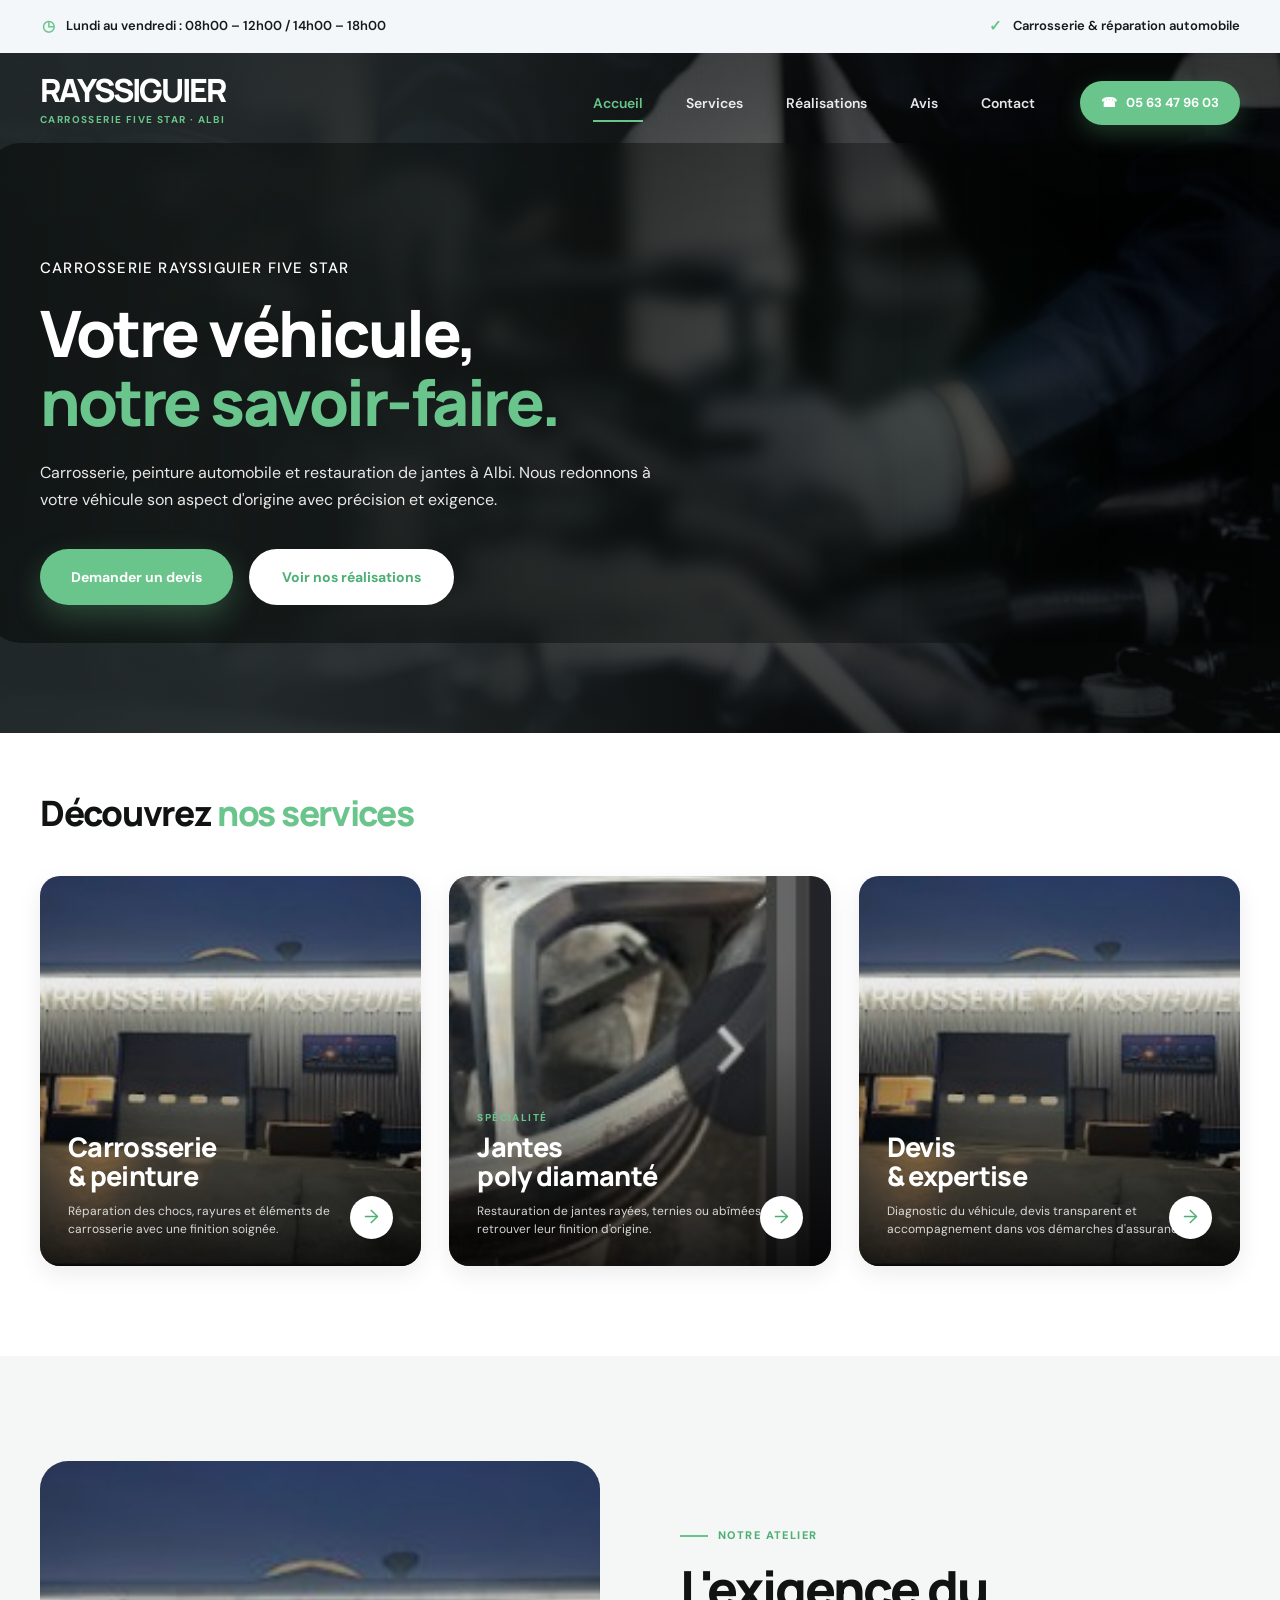
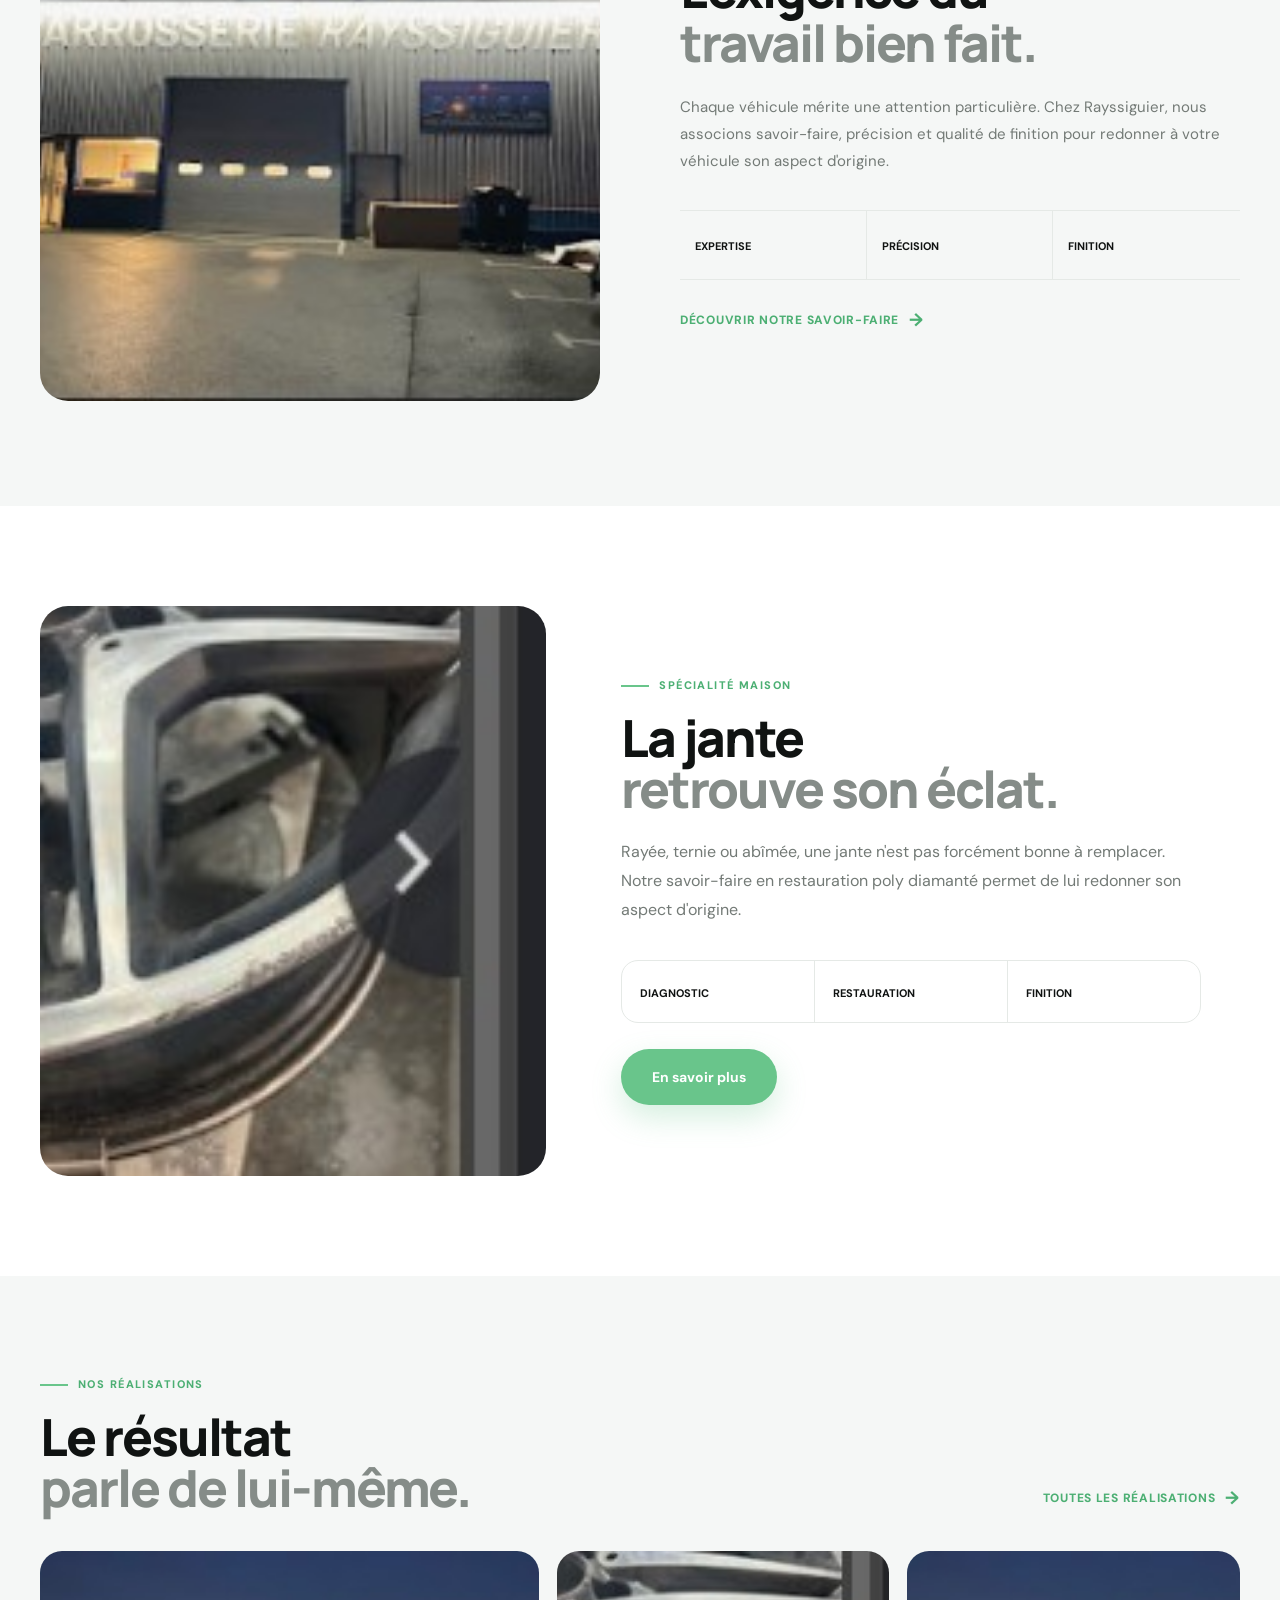
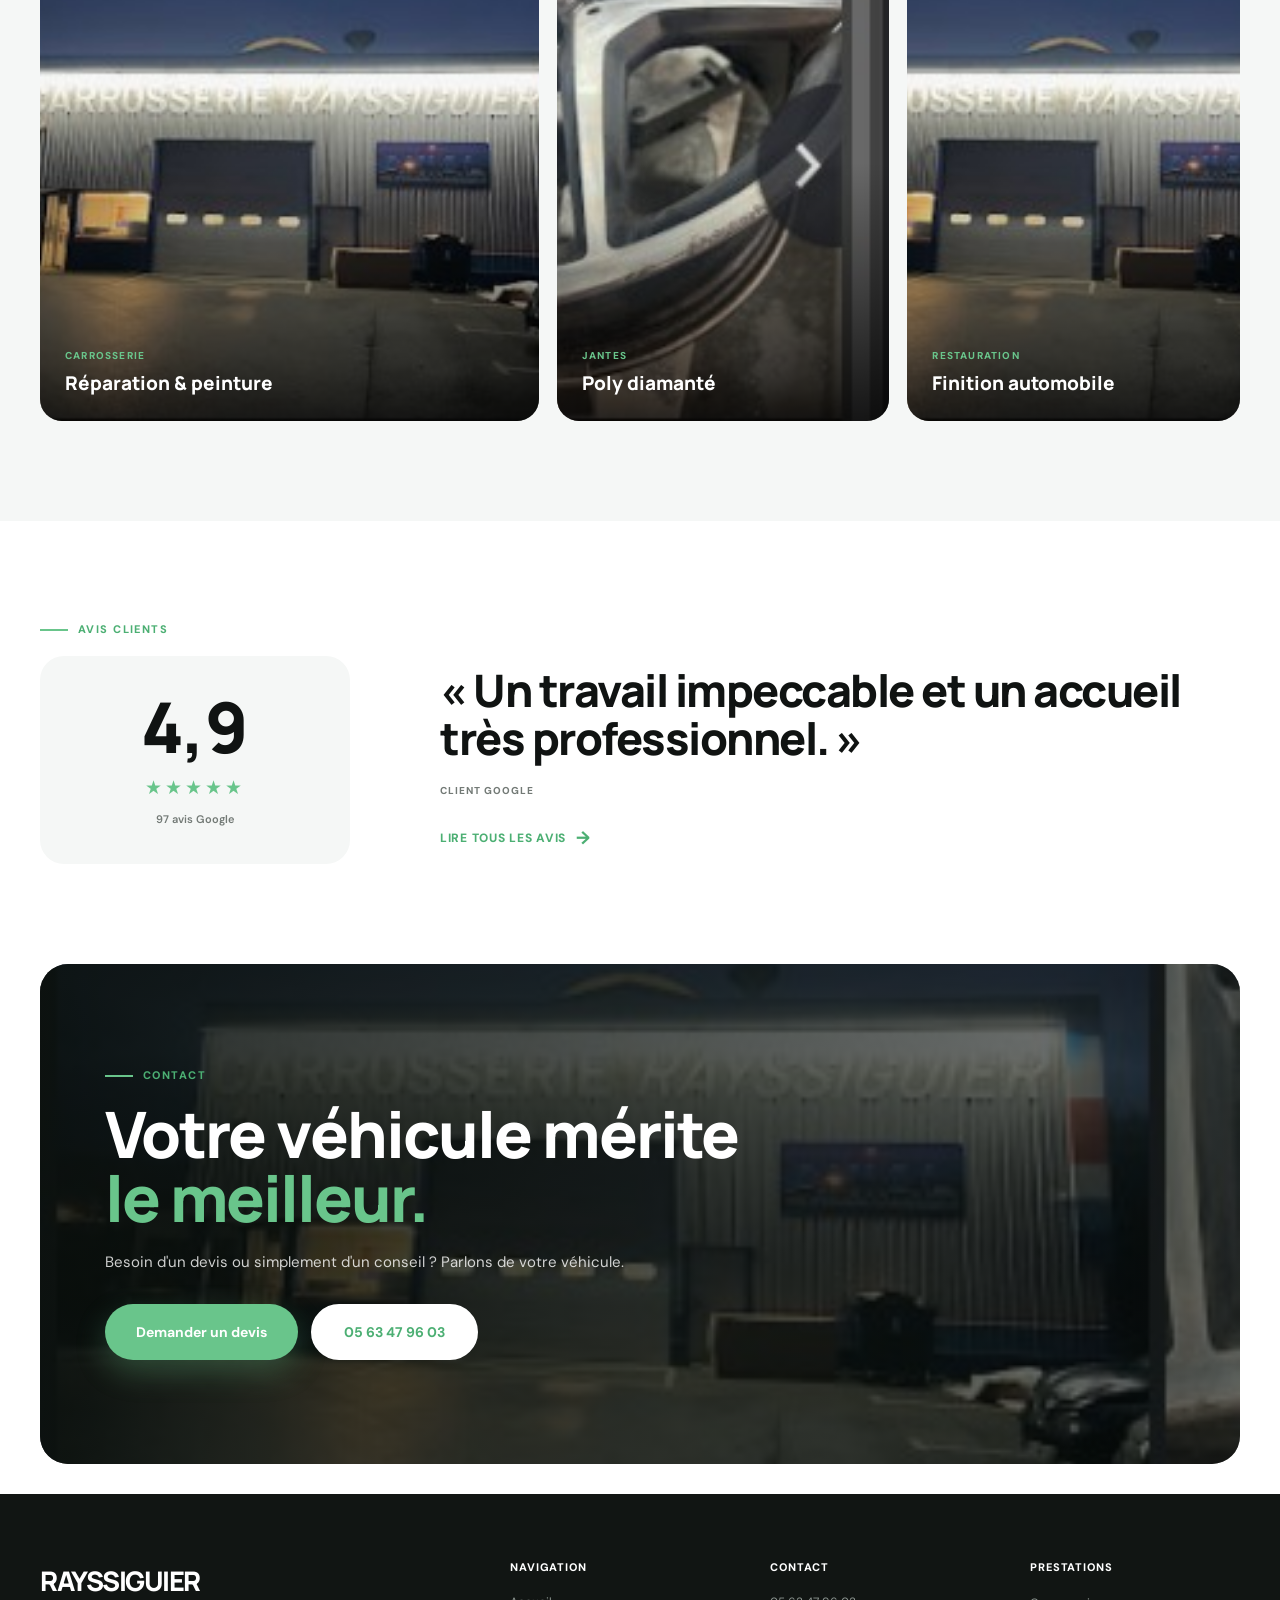
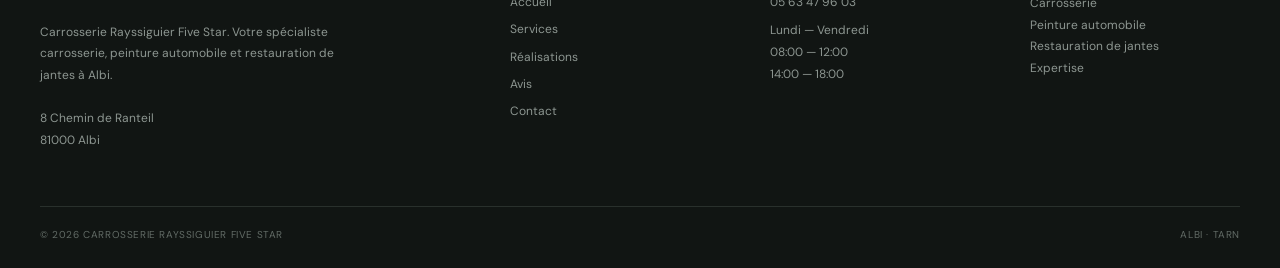
<file: index.html>
<!DOCTYPE html>
<html lang="fr">

<head>
  <meta charset="UTF-8">
  <meta name="viewport" content="width=device-width, initial-scale=1.0">

  <title>Carrosserie Rayssiguier Five Star — Albi</title>

  <meta
    name="description"
    content="Carrosserie Rayssiguier Five Star à Albi. Réparation automobile, peinture, carrosserie et restauration de jantes."
  >

  <link rel="preconnect" href="https://fonts.googleapis.com">
  <link rel="preconnect" href="https://fonts.gstatic.com" crossorigin>

  <link
    href="https://fonts.googleapis.com/css2?family=DM+Sans:wght@400;500;600;700&family=Manrope:wght@400;500;600;700;800&display=swap"
    rel="stylesheet"
  >

  <style>

    /* =========================================================
       VARIABLES
    ========================================================= */

    :root {
      --green: #69c58b;
      --green-dark: #4caf73;
      --green-light: #eaf8ef;

      --black: #101312;
      --dark: #171b19;

      --white: #ffffff;
      --background: #ffffff;
      --grey: #737a76;
      --grey-light: #f5f7f6;

      --border: #e5e9e6;

      --radius: 18px;
      --radius-lg: 28px;

      --shadow: 0 15px 45px rgba(20, 30, 24, .09);

      --container: 1280px;
    }


    /* =========================================================
       RESET
    ========================================================= */

    * {
      margin: 0;
      padding: 0;
      box-sizing: border-box;
    }

    html {
      scroll-behavior: smooth;
    }

    body {
      font-family: 'DM Sans', sans-serif;
      background: var(--background);
      color: var(--black);
      line-height: 1.6;
      -webkit-font-smoothing: antialiased;
    }

    a {
      color: inherit;
      text-decoration: none;
    }

    button {
      font-family: inherit;
    }

    img {
      display: block;
      width: 100%;
    }

    .container {
      width: min(var(--container), calc(100% - 80px));
      margin: 0 auto;
    }


    /* =========================================================
       TOP BAR
    ========================================================= */

    .top-bar {
      height: 53px;
      background: #f4f7fa;
      color: #151918;
      position: relative;
      z-index: 100;
    }

    .top-bar-inner {
      width: min(var(--container), calc(100% - 80px));
      height: 100%;
      margin: auto;

      display: flex;
      align-items: center;
      justify-content: space-between;

      font-size: 13px;
      font-weight: 600;
    }

    .top-item {
      display: flex;
      align-items: center;
      gap: 9px;
    }

    .top-icon {
      width: 17px;
      height: 17px;

      display: flex;
      align-items: center;
      justify-content: center;

      color: var(--green);
      font-size: 15px;
    }

    .top-right {
      display: flex;
      align-items: center;
      gap: 35px;
    }


    /* =========================================================
       HEADER
    ========================================================= */

    .site-header {
      position: absolute;
      top: 53px;
      left: 0;

      width: 100%;
      height: 100px;

      z-index: 50;

      color: white;
    }

    .header-inner {
      width: min(var(--container), calc(100% - 80px));
      height: 100%;
      margin: auto;

      display: flex;
      align-items: center;
    }


    /* LOGO */

    .logo {
      width: 220px;
      display: block;
    }

    .logo-main {
      font-family: 'Manrope', sans-serif;
      font-size: 32px;
      line-height: .8;
      font-weight: 800;
      letter-spacing: -2px;
    }

    .logo-sub {
      margin-top: 8px;

      color: var(--green);

      font-size: 10px;
      font-weight: 700;

      letter-spacing: .14em;
      text-transform: uppercase;
    }


    /* NAVIGATION */

    .primary-nav {
      margin-left: auto;
    }

    .primary-nav ul {
      display: flex;
      align-items: center;
      gap: 43px;

      list-style: none;
    }

    .primary-nav a {
      position: relative;

      color: rgba(255,255,255,.9);

      font-size: 14px;
      font-weight: 600;

      transition: .25s ease;
    }

    .primary-nav a:hover,
    .primary-nav a.active {
      color: var(--green);
    }

    .primary-nav a::after {
      content: "";

      position: absolute;
      left: 0;
      bottom: -10px;

      width: 0;
      height: 2px;

      background: var(--green);

      transition: .25s ease;
    }

    .primary-nav a:hover::after,
    .primary-nav a.active::after {
      width: 100%;
    }


    /* HEADER BUTTON */

    .header-phone {
      margin-left: 45px;

      display: flex;
      align-items: center;
      gap: 9px;

      padding: 12px 21px;

      border-radius: 999px;

      background: var(--green);
      color: white;

      font-size: 13px;
      font-weight: 700;

      box-shadow: 0 8px 25px rgba(105,197,139,.25);

      transition: .25s ease;
    }

    .header-phone:hover {
      background: white;
      color: var(--green-dark);
      transform: translateY(-2px);
    }


    /* MOBILE BUTTON */

    .nav-toggle {
      display: none;

      width: 44px;
      height: 44px;

      border: 0;
      border-radius: 50%;

      background: rgba(255,255,255,.12);

      flex-direction: column;
      align-items: center;
      justify-content: center;

      gap: 5px;

      cursor: pointer;
    }

    .nav-toggle span {
      width: 19px;
      height: 2px;

      background: white;
    }


    /* =========================================================
       HERO
    ========================================================= */

    .hero {
      position: relative;
      height: 680px;
      overflow: hidden;
      color: white;
      display: flex;
      align-items: center;
      background:
        radial-gradient(circle at 78% 50%, rgba(105,197,139,.09), transparent 34%),
        #080b0a;
      isolation: isolate;
    }

    /* =========================
       HERO 3D
       ========================= */

    .hero-3d {
      position: absolute;
      inset: 0;
      z-index: 1;
      overflow: hidden;
      pointer-events: none;
      background:
        radial-gradient(circle at 78% 54%, rgba(105,197,139,.10), transparent 25%),
        linear-gradient(115deg, #080b0a 0%, #0c110e 52%, #080b0a 100%);
    }

    #carCanvas {
      position: absolute;
      inset: 0;
      width: 100%;
      height: 100%;
      display: block;
      z-index: 3;
    }

    .hero-grid {
      position: absolute;
      z-index: 1;
      right: -7%;
      bottom: -22%;
      width: 72%;
      height: 78%;
      opacity: .17;
      background-image:
        linear-gradient(rgba(255,255,255,.06) 1px, transparent 1px),
        linear-gradient(90deg, rgba(255,255,255,.06) 1px, transparent 1px);
      background-size: 54px 54px;
      transform: perspective(700px) rotateX(58deg);
      transform-origin: center bottom;
      mask-image: linear-gradient(
        to left,
        rgba(0,0,0,1),
        rgba(0,0,0,.55),
        transparent
      );
    }

    .hero-glow {
      position: absolute;
      z-index: 2;
      width: 620px;
      height: 620px;
      right: 7%;
      top: 50%;
      transform: translateY(-50%);
      border-radius: 50%;
      background: radial-gradient(
        circle,
        rgba(105,197,139,.15) 0%,
        rgba(105,197,139,.06) 30%,
        transparent 70%
      );
      filter: blur(22px);
    }

    .car-hud {
      position: absolute;
      z-index: 5;
      color: rgba(255,255,255,.62);
      font-size: 9px;
      font-weight: 700;
      letter-spacing: .18em;
      text-transform: uppercase;
      pointer-events: none;
      white-space: nowrap;
    }

    .hud-top {
      right: 8%;
      top: 33%;
      display: flex;
      align-items: center;
      gap: 9px;
    }

    .hud-dot {
      width: 6px;
      height: 6px;
      border-radius: 50%;
      background: var(--green);
      box-shadow: 0 0 12px rgba(105,197,139,.8);
    }

    .hud-bottom {
      right: 9%;
      bottom: 17%;
      display: flex;
      gap: 20px;
    }

    .hud-bottom span + span {
      padding-left: 20px;
      border-left: 1px solid rgba(255,255,255,.16);
    }

    .hero-overlay {
      position: absolute;
      inset: 0;
      z-index: 2;
      pointer-events: none;
      background:
        linear-gradient(90deg,
          rgba(39,47,49,.78) 0%,
          rgba(48,56,58,.66) 20%,
          rgba(55,63,65,.38) 40%,
          rgba(55,63,65,.08) 62%,
          transparent 78%),
        linear-gradient(180deg,
          rgba(25,31,32,.16) 0%,
          transparent 28%,
          rgba(25,31,32,.08) 100%);
    }

    .hero-content {
      position: relative;
      z-index: 3;

      width: min(var(--container), calc(100% - 80px));
      margin: auto;

      padding-top: 75px;
    }

    .hero-content::before {
      content: "";
      position: absolute;
      z-index: -1;
      inset: -38px -52px;
      border-radius: 32px;
      background: linear-gradient(90deg, rgba(8, 12, 10, .62), rgba(8, 12, 10, .34) 72%, transparent);
      backdrop-filter: blur(10px);
      -webkit-backdrop-filter: blur(10px);
      mask-image: linear-gradient(90deg, #000 0%, #000 70%, transparent 100%);
    }

    .hero-content > * { position: relative; }

    .hero-kicker {
      display: block;

      margin-bottom: 18px;

      font-size: 15px;
      font-weight: 500;

      letter-spacing: .08em;
      text-transform: uppercase;

      color: white;
    }

    .hero h1 {
      max-width: 720px;

      font-family: 'Manrope', sans-serif;

      font-size: clamp(3rem, 5vw, 4.6rem);

      font-weight: 800;

      line-height: 1.08;

      letter-spacing: -2.5px;
    }

    .hero h1 span {
      color: var(--green);
    }

    .hero-description {
      max-width: 650px;

      margin-top: 23px;

      color: rgba(255,255,255,.9);

      font-size: 16px;
      line-height: 1.7;
    }


    /* HERO BUTTONS */

    .hero-buttons {
      display: flex;
      align-items: center;

      gap: 16px;

      margin-top: 36px;
    }

    .btn {
      display: inline-flex;
      align-items: center;
      justify-content: center;

      min-height: 56px;

      padding: 0 31px;

      border-radius: 999px;

      font-size: 14px;
      font-weight: 700;

      transition: .25s ease;
    }

    .btn-primary {
      background: var(--green);
      color: white;

      box-shadow: 0 12px 30px rgba(105,197,139,.28);
    }

    .btn-primary:hover {
      background: var(--green-dark);
      transform: translateY(-2px);
    }

    .btn-white {
      background: white;
      color: var(--green-dark);

      border: 2px solid white;
    }

    .btn-white:hover {
      background: transparent;
      color: white;
    }


    
/* =========================================================
   HERO — CSS/SVG CAR — ZERO DEPENDENCY
========================================================= */
.hero-visual{position:absolute;inset:0;z-index:1;overflow:hidden;background:
  radial-gradient(circle at 23% 48%,rgba(116,124,125,.34),transparent 34%),
  radial-gradient(circle at 72% 52%,rgba(105,197,139,.10),transparent 28%),
  linear-gradient(115deg,#252c2e 0%,#343b3d 40%,#202628 72%,#0c100f 100%);
}
.hero-grid{position:absolute;right:-5%;bottom:-25%;width:68%;height:78%;opacity:.14;background-image:linear-gradient(rgba(255,255,255,.06) 1px,transparent 1px),linear-gradient(90deg,rgba(255,255,255,.06) 1px,transparent 1px);background-size:54px 54px;transform:perspective(700px) rotateX(58deg);mask-image:linear-gradient(to left,#000,rgba(0,0,0,.5),transparent);}
.hero-glow{position:absolute;width:520px;height:520px;right:8%;top:50%;transform:translateY(-50%);border-radius:50%;background:radial-gradient(circle,rgba(105,197,139,.055),transparent 68%);filter:blur(8px);}
 .image-car-wrap{
  position:absolute;
  inset:0;
  width:100%;
  height:100%;
  overflow:hidden;
  transform:none;
  filter:none;
}

.hero-image-glow{
  position:absolute;
  width:72%;
  height:72%;
  right:7%;
  top:14%;
  background:radial-gradient(ellipse,rgba(105,197,139,.045),transparent 70%);
  filter:blur(12px);
  z-index:-2;
  pointer-events:none;
}

.hero-car-image{
  display:block;
  width:100%;
  height:100%;
  object-fit:cover;
  object-position:center;
  border-radius:0;
  box-shadow:none;
  filter:brightness(.58) saturate(.72) contrast(1.08);
}

.image-car-wrap::after{
  content:"";
  position:absolute;
  inset:0;
  background:
    linear-gradient(90deg,rgba(8,11,10,.72) 0%,rgba(8,11,10,.40) 38%,rgba(8,11,10,.12) 68%,rgba(8,11,10,.28) 100%),
    linear-gradient(180deg,rgba(8,11,10,.22) 0%,transparent 45%,rgba(8,11,10,.48) 100%);
  pointer-events:none;
  border-radius:0;
}

.hero-image-secondary{
  position:absolute;
  z-index:4;
  width:230px;
  height:365px;
  right:-18px;
  bottom:-70px;
  overflow:hidden;
  border-radius:24px;
  border:1px solid rgba(255,255,255,.22);
  box-shadow:
    0 25px 60px rgba(0,0,0,.48),
    0 0 0 1px rgba(105,197,139,.08);
  transform:rotate(3deg);
  background:#101312;
}

.hero-image-secondary::before{
  content:"";
  position:absolute;
  inset:0;
  z-index:2;
  pointer-events:none;
  background:
    linear-gradient(180deg,rgba(8,11,10,.05),transparent 45%,rgba(8,11,10,.58)),
    linear-gradient(90deg,rgba(8,11,10,.28),transparent 30%,transparent 72%,rgba(8,11,10,.18));
}

.hero-image-secondary img{
  width:100%;
  height:100%;
  display:block;
  object-fit:cover;
  object-position:center;
}

.image-accent-line{
  position:absolute;
  z-index:3;
  left:22px;
  bottom:18px;
  width:54px;
  height:3px;
  border-radius:999px;
  background:var(--green);
  box-shadow:0 0 18px rgba(105,197,139,.65);
}

@media(max-width:800px){.image-car-wrap{inset:0;width:100%;height:100%;opacity:1}.hero-car-image{object-position:58% center}.hero-glow{right:-260px;top:62%}.hero-grid{width:120%;right:-35%}.hero-overlay{background:linear-gradient(180deg,rgba(18,23,24,.76) 0%,rgba(32,38,40,.68) 38%,rgba(28,34,35,.30) 72%,rgba(7,10,11,.58) 100%),radial-gradient(ellipse at 50% 45%,rgba(105,197,139,.08),transparent 55%)}.hero-image-secondary{display:none}}
/* =========================================================
       SERVICES
    ========================================================= */

    .services-section {
      padding: 52px 0 90px;

      background: white;
    }

    .section-title {
      margin-bottom: 35px;

      font-family: 'Manrope', sans-serif;

      font-size: 35px;
      font-weight: 800;

      letter-spacing: -1.3px;
    }

    .section-title span {
      color: var(--green);
    }


    /* SERVICES GRID */

    .services-grid {
      display: grid;

      grid-template-columns: repeat(3, 1fr);

      gap: 28px;
    }

    .service-card {
      position: relative;

      height: 390px;

      overflow: hidden;

      border-radius: 20px;

      background: #eee;

      box-shadow: 0 8px 25px rgba(0,0,0,.08);

      transition: .35s ease;
    }

    .service-card:hover {
      transform: translateY(-7px);

      box-shadow: 0 20px 45px rgba(0,0,0,.13);
    }

    .service-image {
      position: absolute;
      inset: 0;
    }

    .service-image img {
      width: 100%;
      height: 100%;

      object-fit: cover;

      transition: transform .6s ease;
    }

    .service-card:hover .service-image img {
      transform: scale(1.06);
    }

    .service-overlay {
      position: absolute;
      inset: 0;

      background:
        linear-gradient(
          180deg,
          rgba(0,0,0,.02) 20%,
          rgba(0,0,0,.12) 42%,
          rgba(0,0,0,.82) 100%
        );
    }

    .service-content {
      position: absolute;

      left: 28px;
      right: 28px;
      bottom: 27px;

      color: white;
    }

    .service-number {
      display: inline-flex;

      align-items: center;
      justify-content: center;

      width: 34px;
      height: 34px;

      margin-bottom: 13px;

      border-radius: 50%;

      background: var(--green);

      font-size: 11px;
      font-weight: 800;
    }

    .service-special {
      display: block;

      margin-bottom: 6px;

      color: var(--green);

      font-size: 10px;
      font-weight: 800;

      letter-spacing: .14em;
      text-transform: uppercase;
    }

    .service-content h3 {
      font-family: 'Manrope', sans-serif;

      font-size: 27px;
      line-height: 1.08;

      font-weight: 800;

      letter-spacing: -.7px;
    }

    .service-content p {
      max-width: 400px;

      margin-top: 12px;

      color: rgba(255,255,255,.82);

      font-size: 12px;
      line-height: 1.55;
    }

    .service-arrow {
      position: absolute;

      right: 0;
      bottom: 0;

      width: 43px;
      height: 43px;

      display: flex;
      align-items: center;
      justify-content: center;

      border-radius: 50%;

      background: white;

      color: var(--green-dark);

      font-size: 19px;

      transition: .25s ease;
    }

    .service-card:hover .service-arrow {
      background: var(--green);
      color: white;
      transform: rotate(-45deg);
    }


    /* =========================================================
       PRESENTATION
    ========================================================= */

    .about-section {
      padding: 105px 0;

      background: var(--grey-light);
    }

    .about-grid {
      display: grid;

      grid-template-columns: 1fr 1fr;

      gap: 80px;

      align-items: center;
    }

    .about-image {
      height: 540px;

      overflow: hidden;

      border-radius: 28px;
    }

    .about-image img {
      width: 100%;
      height: 100%;

      object-fit: cover;
    }

    .section-kicker {
      display: flex;
      align-items: center;

      gap: 10px;

      margin-bottom: 17px;

      color: var(--green-dark);

      font-size: 11px;
      font-weight: 800;

      letter-spacing: .13em;
      text-transform: uppercase;
    }

    .section-kicker::before {
      content: "";

      width: 28px;
      height: 2px;

      background: var(--green);
    }

    .about-content h2 {
      max-width: 600px;

      font-family: 'Manrope', sans-serif;

      font-size: clamp(2.5rem, 4vw, 4rem);

      font-weight: 800;

      line-height: 1.05;

      letter-spacing: -2px;
    }

    .about-content h2 span {
      color: #858c88;
    }

    .about-content > p {
      max-width: 570px;

      margin-top: 25px;

      color: var(--grey);

      font-size: 15px;

      line-height: 1.8;
    }

    .about-points {
      display: grid;

      grid-template-columns: repeat(3, 1fr);

      margin-top: 35px;

      border-top: 1px solid var(--border);
      border-bottom: 1px solid var(--border);
    }

    .about-point {
      padding: 21px 15px;

      border-right: 1px solid var(--border);
    }

    .about-point:last-child {
      border-right: 0;
    }

    .about-point strong {
      display: block;

      color: var(--green-dark);

      font-size: 12px;

      margin-bottom: 4px;
    }

    .about-point span {
      font-size: 11px;
      font-weight: 700;

      text-transform: uppercase;
    }


    /* =========================================================
       SPECIALITE JANTES
    ========================================================= */

    .speciality-section {
      padding: 100px 0;

      background: white;
    }

    .speciality-grid {
      display: grid;

      grid-template-columns: .9fr 1.1fr;

      gap: 75px;

      align-items: center;
    }

    .speciality-image {
      height: 570px;

      overflow: hidden;

      border-radius: 28px;
    }

    .speciality-image img {
      width: 100%;
      height: 100%;

      object-fit: cover;
    }

    .speciality-content h2 {
      max-width: 600px;

      font-family: 'Manrope', sans-serif;

      font-size: clamp(2.7rem, 4vw, 4.2rem);

      font-weight: 800;

      line-height: 1;

      letter-spacing: -2px;
    }

    .speciality-content h2 span {
      color: #858c88;
    }

    .speciality-content > p {
      max-width: 580px;

      margin-top: 24px;

      color: var(--grey);

      line-height: 1.8;
    }

    .process-list {
      display: flex;

      margin-top: 35px;

      max-width: 580px;

      border: 1px solid var(--border);

      border-radius: 17px;

      overflow: hidden;
    }

    .process-item {
      flex: 1;

      padding: 18px;

      border-right: 1px solid var(--border);
    }

    .process-item:last-child {
      border-right: 0;
    }

    .process-item strong {
      display: block;

      color: var(--green-dark);

      font-size: 10px;

      margin-bottom: 5px;
    }

    .process-item span {
      font-size: 11px;

      font-weight: 700;

      text-transform: uppercase;
    }


    /* =========================================================
       REALISATIONS
    ========================================================= */

    .projects-section {
      padding: 100px 0;

      background: var(--grey-light);
    }

    .projects-header {
      display: flex;
      align-items: flex-end;
      justify-content: space-between;

      margin-bottom: 38px;
    }

    .projects-header h2 {
      font-family: 'Manrope', sans-serif;

      font-size: clamp(2.5rem, 4vw, 4rem);

      font-weight: 800;

      line-height: 1;

      letter-spacing: -2px;
    }

    .projects-header h2 span {
      color: #858c88;
    }

    .text-link {
      display: inline-flex;
      align-items: center;

      gap: 10px;

      color: var(--green-dark);

      font-size: 12px;
      font-weight: 800;

      text-transform: uppercase;

      letter-spacing: .06em;

      transition: .25s ease;
    }

    .text-link span {
      font-size: 18px;

      transition: .25s ease;
    }

    .text-link:hover span {
      transform: translateX(5px);
    }

    .projects-grid {
      display: grid;

      grid-template-columns: 1.5fr 1fr 1fr;

      height: 470px;

      gap: 18px;
    }

    .project {
      position: relative;

      overflow: hidden;

      border-radius: 22px;
    }

    .project img {
      width: 100%;
      height: 100%;

      object-fit: cover;

      transition: .6s ease;
    }

    .project:hover img {
      transform: scale(1.06);
    }

    .project::after {
      content: "";

      position: absolute;
      inset: 0;

      background: linear-gradient(
        180deg,
        transparent 45%,
        rgba(0,0,0,.8)
      );
    }

    .project-info {
      position: absolute;

      left: 25px;
      right: 25px;
      bottom: 23px;

      z-index: 2;

      color: white;
    }

    .project-info span {
      display: block;

      margin-bottom: 4px;

      color: var(--green);

      font-size: 10px;
      font-weight: 800;

      letter-spacing: .12em;
    }

    .project-info strong {
      font-family: 'Manrope', sans-serif;

      font-size: 19px;
      font-weight: 800;
    }


    /* =========================================================
       AVIS
    ========================================================= */

    .reviews-section {
      padding: 100px 0;

      background: white;
    }

    .reviews-grid {
      display: grid;

      grid-template-columns: 310px 1fr;

      gap: 90px;

      align-items: center;
    }

    .reviews-score {
      padding: 35px;

      border-radius: 24px;

      background: var(--grey-light);

      text-align: center;
    }

    .reviews-score strong {
      display: block;

      font-family: 'Manrope', sans-serif;

      font-size: 70px;
      line-height: 1;

      font-weight: 800;
    }

    .review-stars {
      margin-top: 12px;

      color: var(--green);

      font-size: 19px;

      letter-spacing: 3px;
    }

    .reviews-score span {
      display: block;

      margin-top: 8px;

      color: var(--grey);

      font-size: 11px;
      font-weight: 600;
    }

    .review-main blockquote {
      max-width: 850px;

      font-family: 'Manrope', sans-serif;

      font-size: clamp(2rem, 3.5vw, 3.5rem);

      font-weight: 800;

      line-height: 1.08;

      letter-spacing: -1.5px;
    }

    .review-author {
      margin-top: 20px;

      color: var(--grey);

      font-size: 10px;
      font-weight: 800;

      letter-spacing: .1em;
    }


    /* =========================================================
       CTA
    ========================================================= */

    .contact-section {
      padding: 0 0 30px;

      background: white;
    }

    .contact-cta {
      position: relative;

      min-height: 500px;

      display: flex;
      align-items: center;

      overflow: hidden;

      border-radius: 28px;

      color: white;
    }

    .cta-background {
      position: absolute;
      inset: 0;
    }

    .cta-background img {
      width: 100%;
      height: 100%;

      object-fit: cover;
    }

    .cta-overlay {
      position: absolute;
      inset: 0;

      background:
        linear-gradient(
          90deg,
          rgba(9,15,12,.88),
          rgba(9,15,12,.55)
        );
    }

    .cta-content {
      position: relative;
      z-index: 2;

      padding: 65px;
    }

    .cta-content h2 {
      max-width: 700px;

      font-family: 'Manrope', sans-serif;

      font-size: clamp(2.8rem, 5vw, 5rem);

      font-weight: 800;

      line-height: 1;

      letter-spacing: -2px;
    }

    .cta-content h2 span {
      color: var(--green);
    }

    .cta-content p {
      max-width: 520px;

      margin-top: 20px;

      color: rgba(255,255,255,.8);

      font-size: 15px;
    }

    .cta-buttons {
      display: flex;

      gap: 13px;

      margin-top: 30px;
    }


    /* =========================================================
       FOOTER
    ========================================================= */

    footer {
      padding: 65px 0 25px;

      background: #111513;

      color: #8d9691;
    }

    .footer-grid {
      display: grid;

      grid-template-columns: 2fr 1fr 1fr 1fr;

      gap: 50px;
    }

    .footer-logo {
      color: white;

      font-family: 'Manrope', sans-serif;

      font-size: 27px;
      font-weight: 800;

      letter-spacing: -1.5px;
    }

    .footer-brand p {
      max-width: 300px;

      margin-top: 20px;

      font-size: 12px;
      line-height: 1.8;
    }

    .footer-column h4 {
      margin-bottom: 17px;

      color: white;

      font-size: 11px;
      font-weight: 800;

      text-transform: uppercase;
      letter-spacing: .08em;
    }

    .footer-column a {
      display: block;

      margin-bottom: 8px;

      font-size: 12px;

      transition: .2s ease;
    }

    .footer-column a:hover {
      color: var(--green);
    }

    .footer-column p {
      font-size: 12px;

      line-height: 1.8;
    }

    .footer-bottom {
      display: flex;
      justify-content: space-between;

      margin-top: 55px;
      padding-top: 20px;

      border-top: 1px solid #29302c;

      color: #626b66;

      font-size: 10px;

      text-transform: uppercase;
      letter-spacing: .06em;
    }


    /* =========================================================
       RESPONSIVE
    ========================================================= */

    @media (max-width: 1050px) {

      .primary-nav ul {
        gap: 23px;
      }

      .header-phone {
        margin-left: 25px;
      }

      .services-grid {
        gap: 16px;
      }

      .about-grid,
      .speciality-grid {
        gap: 45px;
      }

    }


    @media (max-width: 800px) {

      .container,
      .top-bar-inner,
      .header-inner,
      .hero-content {
        width: min(100% - 44px, var(--container));
      }


      /* TOP BAR */

      .top-bar {
        height: 45px;
      }

      .top-bar-inner {
        font-size: 10px;
      }

      .top-right {
        gap: 0;
      }

      .top-right .top-item:first-child {
        display: none;
      }


      /* HEADER */

      .site-header {
        top: 45px;
        height: 78px;
      }

      .logo {
        width: auto;
      }

      .logo-main {
        font-size: 25px;
      }

      .logo-sub {
        font-size: 8px;
      }

      .primary-nav {
        position: fixed;

        top: 123px;
        left: 0;

        width: 100%;
        height: calc(100vh - 123px);

        padding: 25px 22px;

        background: #111513;

        transform: translateX(100%);

        transition: .3s ease;
      }

      .primary-nav.open {
        transform: translateX(0);
      }

      .primary-nav ul {
        flex-direction: column;

        align-items: flex-start;

        gap: 0;
      }

      .primary-nav li {
        width: 100%;
      }

      .primary-nav a {
        display: block;

        width: 100%;

        padding: 17px 0;

        border-bottom: 1px solid #29302c;

        font-size: 15px;
      }

      .header-phone {
        display: none;
      }

      .nav-toggle {
        display: flex;

        margin-left: auto;
      }


      /* HERO */

      .hero {
        height: 690px;
      }

      .hero-content {
        padding-top: 90px;
      }

      .hero h1 {
        font-size: clamp(2.7rem, 11vw, 4rem);

        letter-spacing: -1.8px;
      }

      .hero-description {
        font-size: 14px;
      }

      .hero-buttons {
        flex-direction: column;

        align-items: stretch;

        max-width: 330px;
      }

      .btn {
        width: 100%;
      }


      /* SERVICES */

      .services-section {
        padding: 65px 0;
      }

      .section-title {
        font-size: 29px;
      }

      .services-grid {
        grid-template-columns: 1fr;
      }

      .service-card {
        height: 410px;
      }


      /* ABOUT */

      .about-section {
        padding: 70px 0;
      }

      .about-grid {
        grid-template-columns: 1fr;
      }

      .about-image {
        height: 420px;
      }

      .about-content h2 {
        font-size: 2.7rem;
      }


      /* SPECIALITY */

      .speciality-section {
        padding: 70px 0;
      }

      .speciality-grid {
        grid-template-columns: 1fr;
      }

      .speciality-image {
        height: 420px;
      }

      .speciality-content h2 {
        font-size: 2.8rem;
      }


      /* PROJECTS */

      .projects-section {
        padding: 70px 0;
      }

      .projects-header {
        flex-direction: column;

        align-items: flex-start;

        gap: 20px;
      }

      .projects-grid {
        grid-template-columns: 1fr;

        height: auto;
      }

      .project {
        height: 320px;
      }


      /* REVIEWS */

      .reviews-section {
        padding: 70px 0;
      }

      .reviews-grid {
        grid-template-columns: 1fr;

        gap: 40px;
      }

      .reviews-score {
        max-width: 310px;
      }


      /* CTA */

      .contact-section {
        padding: 0 0 15px;
      }

      .contact-cta {
        min-height: 540px;

        border-radius: 22px;
      }

      .cta-content {
        padding: 35px;
      }

      .cta-content h2 {
        font-size: 2.9rem;
      }

      .cta-buttons {
        flex-direction: column;

        align-items: stretch;

        max-width: 300px;
      }


      /* FOOTER */

      .footer-grid {
        grid-template-columns: 1fr 1fr;

        gap: 40px 25px;
      }

    }


    @media (max-width: 800px) {
      .hero-3d {
        opacity: .95;
      }

      .hero-grid {
        right: -35%;
        width: 115%;
        opacity: .10;
      }

      .hero-glow {
        width: 480px;
        height: 480px;
        right: -25%;
      }

      .hud-top {
        right: 7%;
        top: 25%;
        font-size: 8px;
      }

      .hud-bottom {
        right: 7%;
        bottom: 10%;
        font-size: 7px;
      }

      .hero-overlay {
        background:
          linear-gradient(
            180deg,
            rgba(8,11,10,.92) 0%,
            rgba(8,11,10,.80) 38%,
            rgba(8,11,10,.28) 72%,
            rgba(8,11,10,.72) 100%
          );
      }
    }


    @media (max-width: 500px) {

      .top-bar-inner {
        justify-content: center;
      }

      .top-bar .top-item {
        font-size: 9px;
      }

      .hero {
        height: 680px;
      }

      .hero h1 {
        font-size: 2.65rem;
      }

      .hero-kicker {
        font-size: 12px;
      }

      .about-points {
        grid-template-columns: 1fr;
      }

      .about-point {
        border-right: 0;

        border-bottom: 1px solid var(--border);
      }

      .about-point:last-child {
        border-bottom: 0;
      }

      .process-list {
        flex-direction: column;
      }

      .process-item {
        border-right: 0;

        border-bottom: 1px solid var(--border);
      }

      .process-item:last-child {
        border-bottom: 0;
      }

      .footer-grid {
        grid-template-columns: 1fr;
      }

      .footer-bottom {
        flex-direction: column;

        gap: 8px;
      }

    }

  </style>

</head>


<body>


  <!-- =====================================================
       TOP BAR
  ====================================================== -->

  <div class="top-bar">

    <div class="top-bar-inner">

      <div class="top-item">

        <span class="top-icon">◷</span>

        <span>
          Lundi au vendredi : 08h00 – 12h00 / 14h00 – 18h00
        </span>

      </div>


      <div class="top-right">

        <div class="top-item">

          <span class="top-icon">✓</span>

          <span>
            Carrosserie & réparation automobile
          </span>

        </div>

      </div>

    </div>

  </div>



  <!-- =====================================================
       HEADER
  ====================================================== -->

  <header class="site-header">

    <div class="header-inner">


      <a href="index.html" class="logo">

        <div class="logo-main">
          RAYSSIGUIER
        </div>

        <div class="logo-sub">
          Carrosserie Five Star · Albi
        </div>

      </a>


      <nav class="primary-nav">

        <ul>

          <li>
            <a href="index.html" class="active">
              Accueil
            </a>
          </li>

          <li>
            <a href="services.html">
              Services
            </a>
          </li>

          <li>
            <a href="realisations.html">
              Réalisations
            </a>
          </li>

          <li>
            <a href="avis.html">
              Avis
            </a>
          </li>

          <li>
            <a href="contact.html">
              Contact
            </a>
          </li>

        </ul>

      </nav>


      <a href="tel:0563479603" class="header-phone">

        <span>☎</span>

        <span>
          05 63 47 96 03
        </span>

      </a>


      <button
        class="nav-toggle"
        aria-label="Ouvrir le menu"
        aria-expanded="false"
      >

        <span></span>
        <span></span>
        <span></span>

      </button>

    </div>

  </header>



  <!-- =====================================================
       HERO
  ====================================================== -->

  <section class="hero">
  <div class="hero-visual" aria-hidden="true">
    <div class="hero-grid"></div>
    <div class="hero-glow"></div>

    <div class="image-car-wrap">
      <div class="hero-image-glow"></div>
      <img class="hero-car-image" src="./images/hero-atelier.png" alt="Mécanicien réalisant une intervention sur un véhicule">
    </div>
  </div>

  <div class="hero-overlay"></div>
  <div class="hero-content">
    <span class="hero-kicker">Carrosserie Rayssiguier Five Star</span>
    <h1>Votre véhicule,<br><span>notre savoir-faire.</span></h1>
    <p class="hero-description">Carrosserie, peinture automobile et restauration de jantes à Albi. Nous redonnons à votre véhicule son aspect d'origine avec précision et exigence.</p>
    <div class="hero-buttons">
      <a href="contact.html" class="btn btn-primary">Demander un devis</a>
      <a href="realisations.html" class="btn btn-white">Voir nos réalisations</a>
    </div>
  </div>
</section>



  <!-- =====================================================
       SERVICES
  ====================================================== -->

  <section class="services-section">

    <div class="container">

      <h2 class="section-title">
        Découvrez <span>nos services</span>
      </h2>


      <div class="services-grid">


        <!-- SERVICE 01 -->

        <a
          href="services.html"
          class="service-card"
        >

          <div class="service-image">

            <img
              src="images/atelier.jpg"
              alt="Carrosserie et peinture automobile"
            >

          </div>

          <div class="service-overlay"></div>


          <div class="service-content">

            <h3>
              Carrosserie
              <br>
              & peinture
            </h3>

            <p>
              Réparation des chocs, rayures et éléments
              de carrosserie avec une finition soignée.
            </p>

            <span class="service-arrow">
              →
            </span>

          </div>

        </a>



        <!-- SERVICE 02 -->

        <a
          href="services.html"
          class="service-card"
        >

          <div class="service-image">

            <img
              src="images/jante.jpg"
              alt="Restauration de jantes poly diamanté"
            >

          </div>

          <div class="service-overlay"></div>


          <div class="service-content">

            <span class="service-special">
              Spécialité
            </span>

            <h3>
              Jantes
              <br>
              poly diamanté
            </h3>

            <p>
              Restauration de jantes rayées, ternies ou
              abîmées pour retrouver leur finition d'origine.
            </p>

            <span class="service-arrow">
              →
            </span>

          </div>

        </a>



        <!-- SERVICE 03 -->

        <a
          href="services.html"
          class="service-card"
        >

          <div class="service-image">

            <img
              src="images/atelier.jpg"
              alt="Expertise automobile et devis"
            >

          </div>

          <div class="service-overlay"></div>


          <div class="service-content">

            <h3>
              Devis
              <br>
              & expertise
            </h3>

            <p>
              Diagnostic du véhicule, devis transparent et
              accompagnement dans vos démarches d'assurance.
            </p>

            <span class="service-arrow">
              →
            </span>

          </div>

        </a>


      </div>

    </div>

  </section>



  <!-- =====================================================
       PRESENTATION
  ====================================================== -->

  <section class="about-section">

    <div class="container">

      <div class="about-grid">


        <div class="about-image">

          <img
            src="images/atelier.jpg"
            alt="Atelier Rayssiguier Five Star à Albi"
          >

        </div>


        <div class="about-content">

          <div class="section-kicker">
            Notre atelier
          </div>


          <h2>

            L'exigence du
            <br>

            <span>travail bien fait.</span>

          </h2>


          <p>

            Chaque véhicule mérite une attention particulière.
            Chez Rayssiguier, nous associons savoir-faire,
            précision et qualité de finition pour redonner
            à votre véhicule son aspect d'origine.

          </p>


          <div class="about-points">

            <div class="about-point">

              <span>
                Expertise
              </span>

            </div>


            <div class="about-point">

              <span>
                Précision
              </span>

            </div>


            <div class="about-point">

              <span>
                Finition
              </span>

            </div>

          </div>


          <br>


          <a
            href="services.html"
            class="text-link"
          >

            Découvrir notre savoir-faire

            <span>
              →
            </span>

          </a>

        </div>

      </div>

    </div>

  </section>



  <!-- =====================================================
       SPECIALITE JANTES
  ====================================================== -->

  <section class="speciality-section">

    <div class="container">

      <div class="speciality-grid">


        <div class="speciality-image">

          <img
            src="images/jante.jpg"
            alt="Restauration de jante poly diamanté"
          >

        </div>


        <div class="speciality-content">

          <div class="section-kicker">
            Spécialité maison
          </div>


          <h2>

            La jante
            <br>

            <span>retrouve son éclat.</span>

          </h2>


          <p>

            Rayée, ternie ou abîmée, une jante n'est pas
            forcément bonne à remplacer. Notre savoir-faire
            en restauration poly diamanté permet de lui
            redonner son aspect d'origine.

          </p>


          <div class="process-list">


            <div class="process-item">

              <span>
                Diagnostic
              </span>

            </div>


            <div class="process-item">

              <span>
                Restauration
              </span>

            </div>


            <div class="process-item">

              <span>
                Finition
              </span>

            </div>


          </div>


          <br>


          <a
            href="services.html"
            class="btn btn-primary"
          >
            En savoir plus
          </a>

        </div>

      </div>

    </div>

  </section>



  <!-- =====================================================
       REALISATIONS
  ====================================================== -->

  <section class="projects-section">

    <div class="container">


      <div class="projects-header">

        <div>

          <div class="section-kicker">
            Nos réalisations
          </div>

          <h2>

            Le résultat
            <br>

            <span>parle de lui-même.</span>

          </h2>

        </div>


        <a
          href="realisations.html"
          class="text-link"
        >

          Toutes les réalisations

          <span>
            →
          </span>

        </a>

      </div>



      <div class="projects-grid">


        <a
          href="realisations.html"
          class="project"
        >

          <img
            src="images/atelier.jpg"
            alt="Réalisation carrosserie"
          >

          <div class="project-info">

            <span>
              CARROSSERIE
            </span>

            <strong>
              Réparation & peinture
            </strong>

          </div>

        </a>


        <a
          href="realisations.html"
          class="project"
        >

          <img
            src="images/jante.jpg"
            alt="Restauration de jante"
          >

          <div class="project-info">

            <span>
              JANTES
            </span>

            <strong>
              Poly diamanté
            </strong>

          </div>

        </a>


        <a
          href="realisations.html"
          class="project"
        >

          <img
            src="images/atelier.jpg"
            alt="Restauration automobile"
          >

          <div class="project-info">

            <span>
              RESTAURATION
            </span>

            <strong>
              Finition automobile
            </strong>

          </div>

        </a>


      </div>

    </div>

  </section>



  <!-- =====================================================
       AVIS
  ====================================================== -->

  <section class="reviews-section">

    <div class="container">

      <div class="section-kicker">
        Avis clients
      </div>


      <div class="reviews-grid">


        <div class="reviews-score">

          <strong>
            4,9
          </strong>

          <div class="review-stars">
            ★★★★★
          </div>

          <span>
            97 avis Google
          </span>

        </div>


        <div class="review-main">

          <blockquote>

            « Un travail impeccable et un accueil
            très professionnel. »

          </blockquote>


          <div class="review-author">
            CLIENT GOOGLE
          </div>


          <br>


          <a
            href="avis.html"
            class="text-link"
          >

            Lire tous les avis

            <span>
              →
            </span>

          </a>

        </div>

      </div>

    </div>

  </section>



  <!-- =====================================================
       CTA
  ====================================================== -->

  <section class="contact-section">

    <div class="container">

      <div class="contact-cta">


        <div class="cta-background">

          <img
            src="images/atelier.jpg"
            alt=""
          >

        </div>


        <div class="cta-overlay"></div>


        <div class="cta-content">

          <div class="section-kicker">
            Contact
          </div>


          <h2>

            Votre véhicule mérite
            <br>

            <span>le meilleur.</span>

          </h2>


          <p>

            Besoin d'un devis ou simplement d'un conseil ?
            Parlons de votre véhicule.

          </p>


          <div class="cta-buttons">

            <a
              href="contact.html"
              class="btn btn-primary"
            >
              Demander un devis
            </a>


            <a
              href="tel:0563479603"
              class="btn btn-white"
            >
              05 63 47 96 03
            </a>

          </div>

        </div>

      </div>

    </div>

  </section>



  <!-- =====================================================
       FOOTER
  ====================================================== -->

  <footer>

    <div class="container">

      <div class="footer-grid">


        <div class="footer-brand">

          <div class="footer-logo">
            RAYSSIGUIER
          </div>

          <p>

            Carrosserie Rayssiguier Five Star.
            Votre spécialiste carrosserie, peinture
            automobile et restauration de jantes à Albi.

            <br><br>

            8 Chemin de Ranteil
            <br>
            81000 Albi

          </p>

        </div>


        <div class="footer-column">

          <h4>
            Navigation
          </h4>

          <a href="index.html">
            Accueil
          </a>

          <a href="services.html">
            Services
          </a>

          <a href="realisations.html">
            Réalisations
          </a>

          <a href="avis.html">
            Avis
          </a>

          <a href="contact.html">
            Contact
          </a>

        </div>


        <div class="footer-column">

          <h4>
            Contact
          </h4>

          <a href="tel:0563479603">
            05 63 47 96 03
          </a>

          <p>
            Lundi — Vendredi
            <br>
            08:00 — 12:00
            <br>
            14:00 — 18:00
          </p>

        </div>


        <div class="footer-column">

          <h4>
            Prestations
          </h4>

          <p>
            Carrosserie
            <br>
            Peinture automobile
            <br>
            Restauration de jantes
            <br>
            Expertise
          </p>

        </div>


      </div>


      <div class="footer-bottom">

        <span>
          © 2026 Carrosserie Rayssiguier Five Star
        </span>

        <span>
          ALBI · TARN
        </span>

      </div>

    </div>

  </footer>



  <!-- =====================================================
       MOBILE MENU
  ====================================================== -->

  <script>

    const toggle = document.querySelector('.nav-toggle');
    const nav = document.querySelector('.primary-nav');

    toggle.addEventListener('click', () => {

      const isOpen = nav.classList.toggle('open');

      toggle.setAttribute(
        'aria-expanded',
        isOpen
      );

    });


    document.querySelectorAll('.primary-nav a').forEach(link => {

      link.addEventListener('click', () => {

        nav.classList.remove('open');

        toggle.setAttribute(
          'aria-expanded',
          'false'
        );

      });

    });

  </script>

  
  <!-- Ancien prototype Three.js supprimé : le héros utilise maintenant l'image voiture.jpg. -->
  <!--
    const canvas = document.getElementById('carCanvas');
    const scene = new THREE.Scene();
    scene.fog = new THREE.FogExp2(0x101312, 0.045);

    const camera = new THREE.PerspectiveCamera(32, 1, 0.1, 100);
    camera.position.set(6.6, 2.25, 9.2);

    const renderer = new THREE.WebGLRenderer({
      canvas,
      antialias: true,
      alpha: true,
      powerPreference: 'high-performance'
    });
    renderer.setPixelRatio(Math.min(window.devicePixelRatio, 1.8));
    renderer.outputColorSpace = THREE.SRGBColorSpace;
    renderer.toneMapping = THREE.ACESFilmicToneMapping;
    renderer.toneMappingExposure = 1.15;

    // ---------- LUMIÈRES ----------
    scene.add(new THREE.HemisphereLight(0xdfffea, 0x080b0a, 2.0));

    const key = new THREE.DirectionalLight(0xffffff, 5.0);
    key.position.set(-4, 7, 6);
    scene.add(key);

    const green = new THREE.PointLight(0x69c58b, 18, 12, 2);
    green.position.set(3, 1.5, 2);
    scene.add(green);

    const rim = new THREE.PointLight(0xb8ffd1, 12, 10, 2);
    rim.position.set(-5, 3, -4);
    scene.add(rim);

    // ---------- MATÉRIAUX ----------
    const bodyMat = new THREE.MeshPhysicalMaterial({
      color: 0x171b19,
      metalness: 0.92,
      roughness: 0.2,
      clearcoat: 1,
      clearcoatRoughness: 0.08
    });
    const blackMat = new THREE.MeshStandardMaterial({
      color: 0x050706,
      metalness: 0.65,
      roughness: 0.25
    });
    const glassMat = new THREE.MeshPhysicalMaterial({
      color: 0x08100c,
      metalness: 0.1,
      roughness: 0.08,
      transmission: 0.18,
      transparent: true,
      opacity: 0.82
    });
    const greenMat = new THREE.MeshStandardMaterial({
      color: 0x69c58b,
      emissive: 0x69c58b,
      emissiveIntensity: 3.5,
      metalness: 0.25,
      roughness: 0.2
    });
    const tyreMat = new THREE.MeshStandardMaterial({
      color: 0x020303,
      roughness: 0.78,
      metalness: 0.05
    });
    const rimMat = new THREE.MeshStandardMaterial({
      color: 0x87918c,
      roughness: 0.2,
      metalness: 0.95
    });

    const carGroup = new THREE.Group();
    carGroup.position.set(1.15, -0.35, 0);
    carGroup.rotation.y = -0.34;
    scene.add(carGroup);

    // ---------- HELPERS ----------
    function addBox(parent, size, pos, mat, radius=0.18) {
      const geo = new THREE.BoxGeometry(size.x, size.y, size.z, 5, 3, 5);
      const mesh = new THREE.Mesh(geo, mat);
      mesh.position.set(pos.x, pos.y, pos.z);
      parent.add(mesh);
      return mesh;
    }

    function addSphere(parent, scale, pos, mat, seg=48) {
      const geo = new THREE.SphereGeometry(1, seg, Math.max(24, seg/2));
      const mesh = new THREE.Mesh(geo, mat);
      mesh.scale.set(scale.x, scale.y, scale.z);
      mesh.position.set(pos.x, pos.y, pos.z);
      parent.add(mesh);
      return mesh;
    }

    // ---------- CARROSSERIE ----------
    const lower = addSphere(carGroup, {x: 3.75, y: 0.7, z: 1.52}, {x: 0, y: 1.18, z: 0}, bodyMat);
    lower.scale.y = 0.68;

    // capot long et bas
    const hood = addBox(carGroup, {x: 3.15, y: 0.38, z: 1.42}, {x: 0.78, y: 1.43, z: 0}, bodyMat);
    hood.rotation.z = -0.015;

    // arrière légèrement bombé
    addSphere(carGroup, {x: 1.65, y: 0.62, z: 1.45}, {x: -1.45, y: 1.34, z: 0}, bodyMat);

    // toit/cabine
    const cabin = new THREE.Group();
    cabin.position.set(-0.32, 1.88, 0);
    cabin.rotation.z = -0.055;
    carGroup.add(cabin);

    addSphere(cabin, {x: 1.72, y: 0.73, z: 1.18}, {x: 0, y: 0, z: 0}, bodyMat);
    const glass = addSphere(cabin, {x: 1.42, y: 0.53, z: 1.06}, {x: 0.04, y: 0.08, z: 0}, glassMat);
    glass.scale.y = 0.94;

    // bandeau de caisse / bas de caisse
    addBox(carGroup, {x: 3.65, y: 0.22, z: 1.56}, {x: 0, y: 0.82, z: 0}, blackMat);

    // diffuseur arrière
    addBox(carGroup, {x: 0.72, y: 0.23, z: 1.34}, {x: -1.88, y: 0.98, z: 0}, blackMat);

    // lame avant
    addBox(carGroup, {x: 0.48, y: 0.14, z: 1.46}, {x: 1.98, y: 0.98, z: 0}, blackMat);

    // ---------- ROUES ----------
    function wheel(x, z) {
      const group = new THREE.Group();
      group.position.set(x, 0.77, z);
      group.rotation.x = Math.PI / 2;
      carGroup.add(group);

      const tyre = new THREE.Mesh(
        new THREE.CylinderGeometry(0.61, 0.61, 0.34, 48),
        tyreMat
      );
      group.add(tyre);

      const rim = new THREE.Mesh(
        new THREE.CylinderGeometry(0.39, 0.39, 0.365, 32),
        rimMat
      );
      group.add(rim);

      const hub = new THREE.Mesh(
        new THREE.CylinderGeometry(0.10, 0.10, 0.39, 20),
        blackMat
      );
      group.add(hub);

      for (let i=0; i<5; i++) {
        const spoke = new THREE.Mesh(
          new THREE.BoxGeometry(0.055, 0.34, 0.055),
          blackMat
        );
        spoke.rotation.z = i * (Math.PI * 2 / 5);
        group.add(spoke);
      }
    }

    wheel(1.18, 1.48);
    wheel(1.18, -1.48);
    wheel(-1.35, 1.48);
    wheel(-1.35, -1.48);

    // ailes pour masquer la partie supérieure des roues
    for (const x of [1.18, -1.35]) {
      for (const z of [1.48, -1.48]) {
        const arch = new THREE.Mesh(
          new THREE.TorusGeometry(0.68, 0.13, 12, 36, Math.PI),
          bodyMat
        );
        arch.rotation.x = Math.PI / 2;
        arch.position.set(x, 1.05, z);
        carGroup.add(arch);
      }
    }

    // ---------- SIGNATURE VERTE ----------
    function lightBar(x, y, z, sx, sz) {
      const m = new THREE.Mesh(
        new THREE.BoxGeometry(sx, 0.055, sz),
        greenMat
      );
      m.position.set(x,y,z);
      carGroup.add(m);
    }

    lightBar(2.04, 1.34, 0.0, 0.055, 0.92);
    lightBar(-1.91, 1.25, 0.0, 0.05, 0.86);

    // phares
    const headlightMat = new THREE.MeshPhysicalMaterial({
      color: 0xeafff1,
      emissive: 0x69c58b,
      emissiveIntensity: 5,
      transmission: 0.15,
      roughness: 0.12
    });
    for (const z of [-0.62, 0.62]) {
      const h = new THREE.Mesh(
        new THREE.SphereGeometry(0.17, 24, 12),
        headlightMat
      );
      h.scale.set(0.18, 0.75, 1);
      h.position.set(2.05, 1.43, z);
      carGroup.add(h);
    }

    // rétroviseurs
    for (const z of [-1.25, 1.25]) {
      const mirror = addSphere(carGroup, {x:0.22, y:0.13, z:0.14}, {x:0.55,y:1.83,z}, blackMat, 24);
      mirror.rotation.y = z > 0 ? -0.3 : 0.3;
    }

    // aileron discret
    addBox(carGroup, {x:0.14, y:0.48, z:1.28}, {x:-1.7, y:1.75, z:0}, blackMat);
    addBox(carGroup, {x:0.58, y:0.08, z:1.58}, {x:-1.75, y:2.0, z:0}, blackMat);

    // ---------- SOL / HALO ----------
    const floor = new THREE.Mesh(
      new THREE.CircleGeometry(4.5, 64),
      new THREE.MeshBasicMaterial({color:0x69c58b, transparent:true, opacity:0.045})
    );
    floor.rotation.x = -Math.PI / 2;
    floor.position.set(0, 0.02, 0);
    scene.add(floor);

    const ring = new THREE.Mesh(
      new THREE.RingGeometry(2.5, 2.55, 96),
      new THREE.MeshBasicMaterial({color:0x69c58b, transparent:true, opacity:0.16, side:THREE.DoubleSide})
    );
    ring.rotation.x = -Math.PI / 2;
    ring.position.y = 0.035;
    scene.add(ring);

    // ---------- PARALLAX ----------
    const mouse = {x:0, y:0};
    const targetMouse = {x:0, y:0};

    window.addEventListener('mousemove', e => {
      targetMouse.x = (e.clientX / window.innerWidth - 0.5) * 2;
      targetMouse.y = (e.clientY / window.innerHeight - 0.5) * 2;
    }, {passive:true});

    let t = 0;
    function animate() {
      requestAnimationFrame(animate);
      t += 0.008;

      mouse.x += (targetMouse.x - mouse.x) * 0.045;
      mouse.y += (targetMouse.y - mouse.y) * 0.045;

      carGroup.rotation.y += ((-0.34 + mouse.x * 0.11) - carGroup.rotation.y) * 0.035;
      carGroup.rotation.x += ((mouse.y * 0.025) - carGroup.rotation.x) * 0.035;
      carGroup.position.y = -0.35 + Math.sin(t) * 0.035;

      green.position.x = 3 + mouse.x * 1.5;
      green.position.z = 2 + mouse.y * 1.2;

      ring.rotation.z = t * 0.08;
      renderer.render(scene, camera);
    }

    function resize() {
      const w = window.innerWidth;
      const h = window.innerHeight;
      camera.aspect = w / h;
      camera.updateProjectionMatrix();
      renderer.setSize(w, h, false);
      renderer.setPixelRatio(Math.min(window.devicePixelRatio, 1.8));

      if (w <= 800) {
        camera.position.set(5.3, 1.65, 10.8);
        carGroup.position.x = 1.0;
        carGroup.scale.setScalar(0.82);
      } else {
        camera.position.set(6.6, 2.25, 9.2);
        carGroup.position.x = 1.15;
        carGroup.scale.setScalar(1);
      }
    }

    window.addEventListener('resize', resize);
    resize();
    animate();
  -->

</body>

</html>
</file>
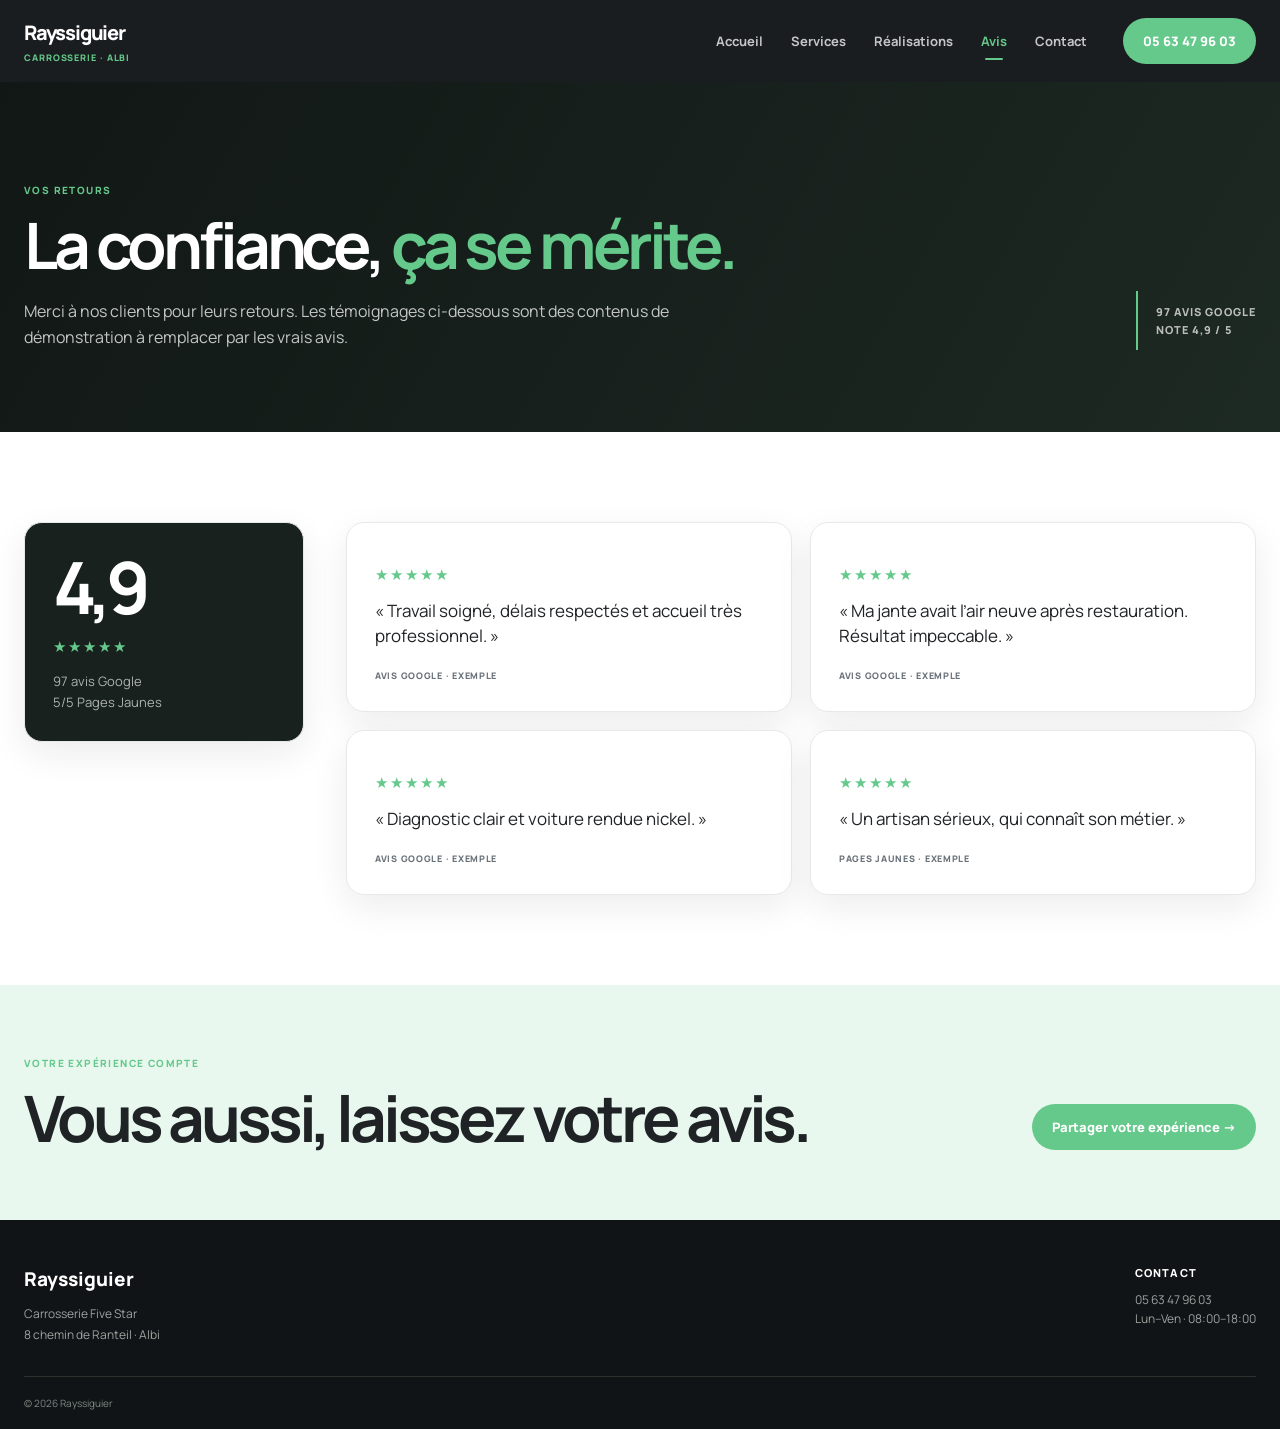
<file: avis.html>
<!doctype html>
<html lang="fr">
<head>
<meta charset="utf-8">
<meta name="viewport" content="width=device-width,initial-scale=1">
<title>Avis clients — Rayssiguier</title>
<link rel="stylesheet" href="style.css">
</head>
<body>
<header class="site-header">
<div class="wrap">
<a class="brand" href="index.html">Rayssiguier <span>Carrosserie · Albi</span>
</a>
<nav class="primary-nav">
<ul>
<li>
<a href="index.html">Accueil</a>
</li>
<li>
<a href="services.html">Services</a>
</li>
<li>
<a href="realisations.html">Réalisations</a>
</li>
<li>
<a class="active" href="avis.html">Avis</a>
</li>
<li>
<a href="contact.html">Contact</a>
</li>
</ul>
</nav>
<a class="nav-cta" href="tel:0563479603">05 63 47 96 03</a>
<button class="nav-toggle" aria-label="Ouvrir le menu">☰</button>
</div>
</header>
<main>
<section class="page-intro">
<div class="wrap page-intro-grid">
<div>
<div class="kicker">Vos retours</div>
<h1 class="display">La confiance,<em> ça se mérite.</em>
</h1>
<p class="lead">Merci à nos clients pour leurs retours. Les témoignages ci-dessous sont des contenus de démonstration à remplacer par les vrais avis.</p>
</div>
<div class="intro-stamp">97 AVIS GOOGLE<br>NOTE 4,9 / 5</div>
</div>
</section>
<section class="section">
<div class="wrap review-grid">
<aside class="score-card">
<strong>4,9</strong>
<div class="stars">★★★★★</div>
<p>97 avis Google<br>5/5 Pages Jaunes</p>
</aside>
<div class="review-list">
<article class="review">
<div class="stars">★★★★★</div>
<p>« Travail soigné, délais respectés et accueil très professionnel. »</p>
<small>AVIS GOOGLE · EXEMPLE</small>
</article>
<article class="review">
<div class="stars">★★★★★</div>
<p>« Ma jante avait l’air neuve après restauration. Résultat impeccable. »</p>
<small>AVIS GOOGLE · EXEMPLE</small>
</article>
<article class="review">
<div class="stars">★★★★★</div>
<p>« Diagnostic clair et voiture rendue nickel. »</p>
<small>AVIS GOOGLE · EXEMPLE</small>
</article>
<article class="review">
<div class="stars">★★★★★</div>
<p>« Un artisan sérieux, qui connaît son métier. »</p>
<small>PAGES JAUNES · EXEMPLE</small>
</article>
</div>
</div>
</section>
<section class="contact-band">
<div class="wrap">
<div>
<div class="kicker">Votre expérience compte</div>
<h2 class="section-title">Vous aussi, laissez votre avis.</h2>
</div>
<a class="button" target="_blank" rel="noopener" href="https://www.google.com/maps">Partager votre expérience →</a>
</div>
</section>
</main>
<footer>
<div class="wrap">
<div class="footer-brand">Rayssiguier<p>Carrosserie Five Star<br>8 chemin de Ranteil · Albi</p>
</div>
<div>
<div class="footer-title">Contact</div>
<p>05 63 47 96 03<br>Lun–Ven · 08:00–18:00</p>
</div>
</div>
<div class="wrap foot-bottom">© 2026 Rayssiguier</div>
</footer>
<script src="script.js">
</script>
</body>
</html>
</file>
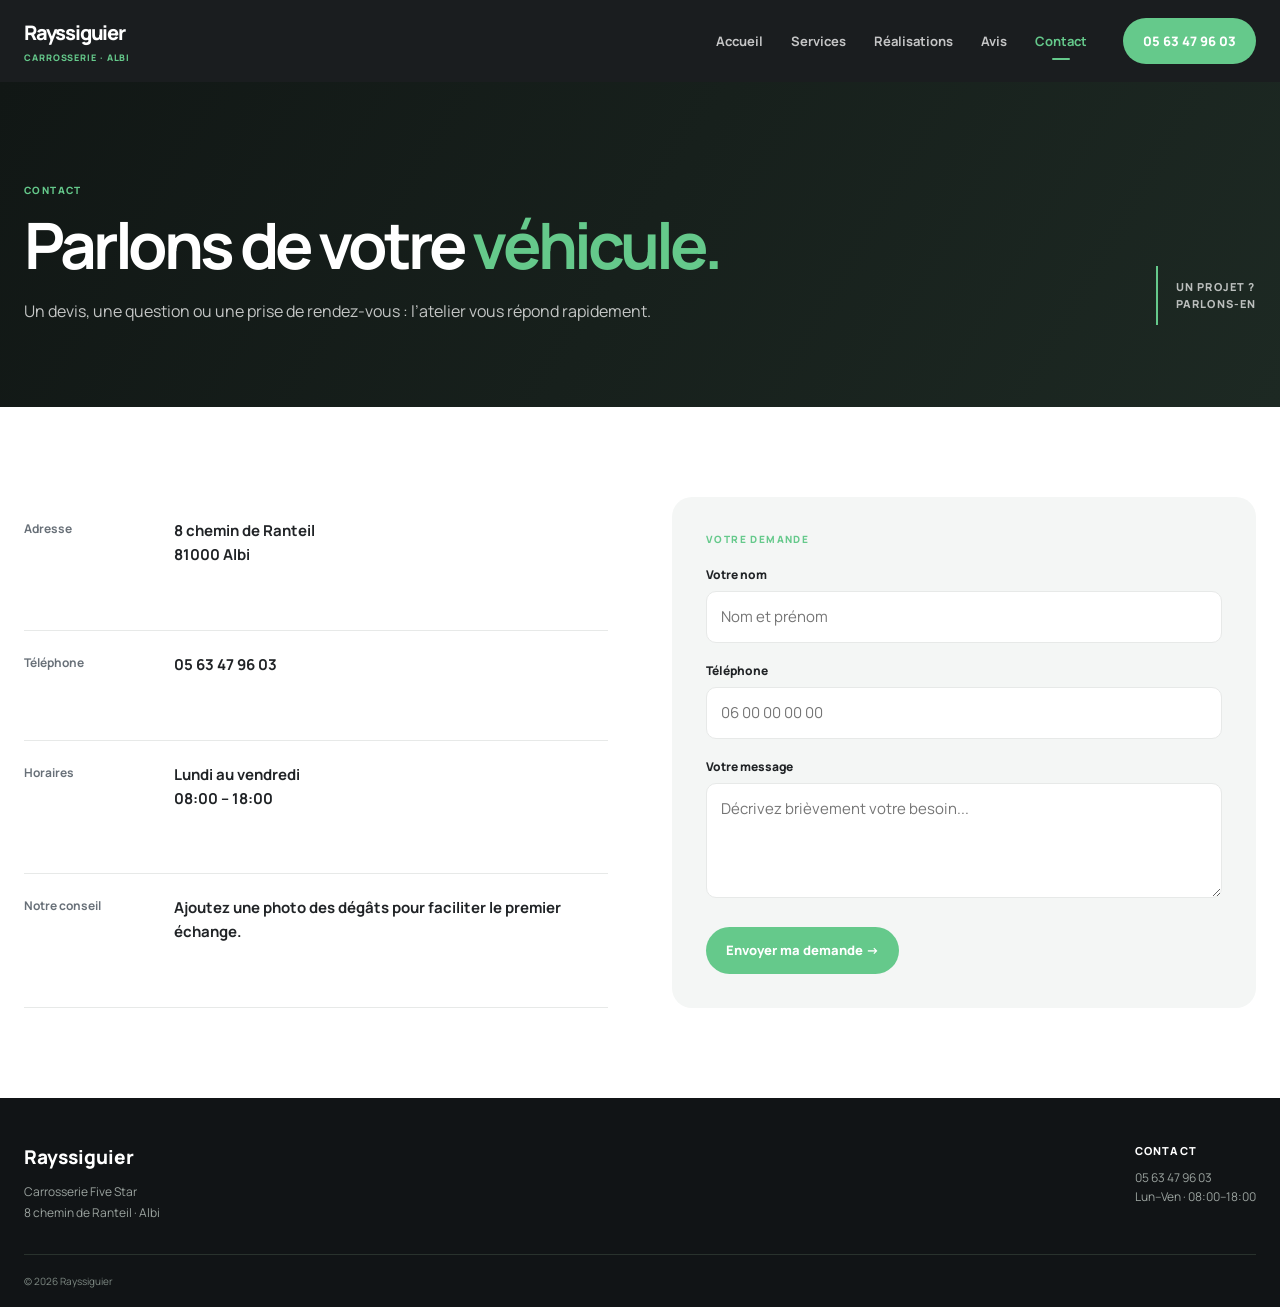
<file: contact.html>
<!doctype html>
<html lang="fr">
<head>
<meta charset="utf-8">
<meta name="viewport" content="width=device-width,initial-scale=1">
<title>Contact — Rayssiguier</title>
<link rel="stylesheet" href="style.css">
</head>
<body>
<header class="site-header">
<div class="wrap">
<a class="brand" href="index.html">Rayssiguier <span>Carrosserie · Albi</span>
</a>
<nav class="primary-nav">
<ul>
<li>
<a href="index.html">Accueil</a>
</li>
<li>
<a href="services.html">Services</a>
</li>
<li>
<a href="realisations.html">Réalisations</a>
</li>
<li>
<a href="avis.html">Avis</a>
</li>
<li>
<a class="active" href="contact.html">Contact</a>
</li>
</ul>
</nav>
<a class="nav-cta" href="tel:0563479603">05 63 47 96 03</a>
<button class="nav-toggle" aria-label="Ouvrir le menu">☰</button>
</div>
</header>
<main>
<section class="page-intro">
<div class="wrap page-intro-grid">
<div>
<div class="kicker">Contact</div>
<h1 class="display">Parlons de votre <em>véhicule.</em>
</h1>
<p class="lead">Un devis, une question ou une prise de rendez-vous : l’atelier vous répond rapidement.</p>
</div>
<div class="intro-stamp">UN PROJET ?<br>PARLONS-EN</div>
</div>
</section>
<section class="section">
<div class="wrap contact-grid">
<div class="contact-lines">
<div class="contact-line">
<span>Adresse</span>
<strong>8 chemin de Ranteil<br>81000 Albi</strong>
</div>
<div class="contact-line">
<span>Téléphone</span>
<strong>
<a href="tel:0563479603">05 63 47 96 03</a>
</strong>
</div>
<div class="contact-line">
<span>Horaires</span>
<strong>Lundi au vendredi<br>08:00 – 18:00</strong>
</div>
<div class="contact-line">
<span>Notre conseil</span>
<strong>Ajoutez une photo des dégâts pour faciliter le premier échange.</strong>
</div>
</div>
<form class="contact-form">
<div class="kicker">Votre demande</div>
<div class="field">
<label for="name">Votre nom</label>
<input id="name" type="text" placeholder="Nom et prénom">
</div>
<div class="field">
<label for="phone">Téléphone</label>
<input id="phone" type="tel" placeholder="06 00 00 00 00">
</div>
<div class="field">
<label for="message">Votre message</label>
<textarea id="message" placeholder="Décrivez brièvement votre besoin...">
</textarea>
</div>
<button class="button" type="button">Envoyer ma demande →</button>
</form>
</div>
</section>
</main>
<footer>
<div class="wrap">
<div class="footer-brand">Rayssiguier<p>Carrosserie Five Star<br>8 chemin de Ranteil · Albi</p>
</div>
<div>
<div class="footer-title">Contact</div>
<p>05 63 47 96 03<br>Lun–Ven · 08:00–18:00</p>
</div>
</div>
<div class="wrap foot-bottom">© 2026 Rayssiguier</div>
</footer>
<script src="script.js">
</script>
</body>
</html>
</file>
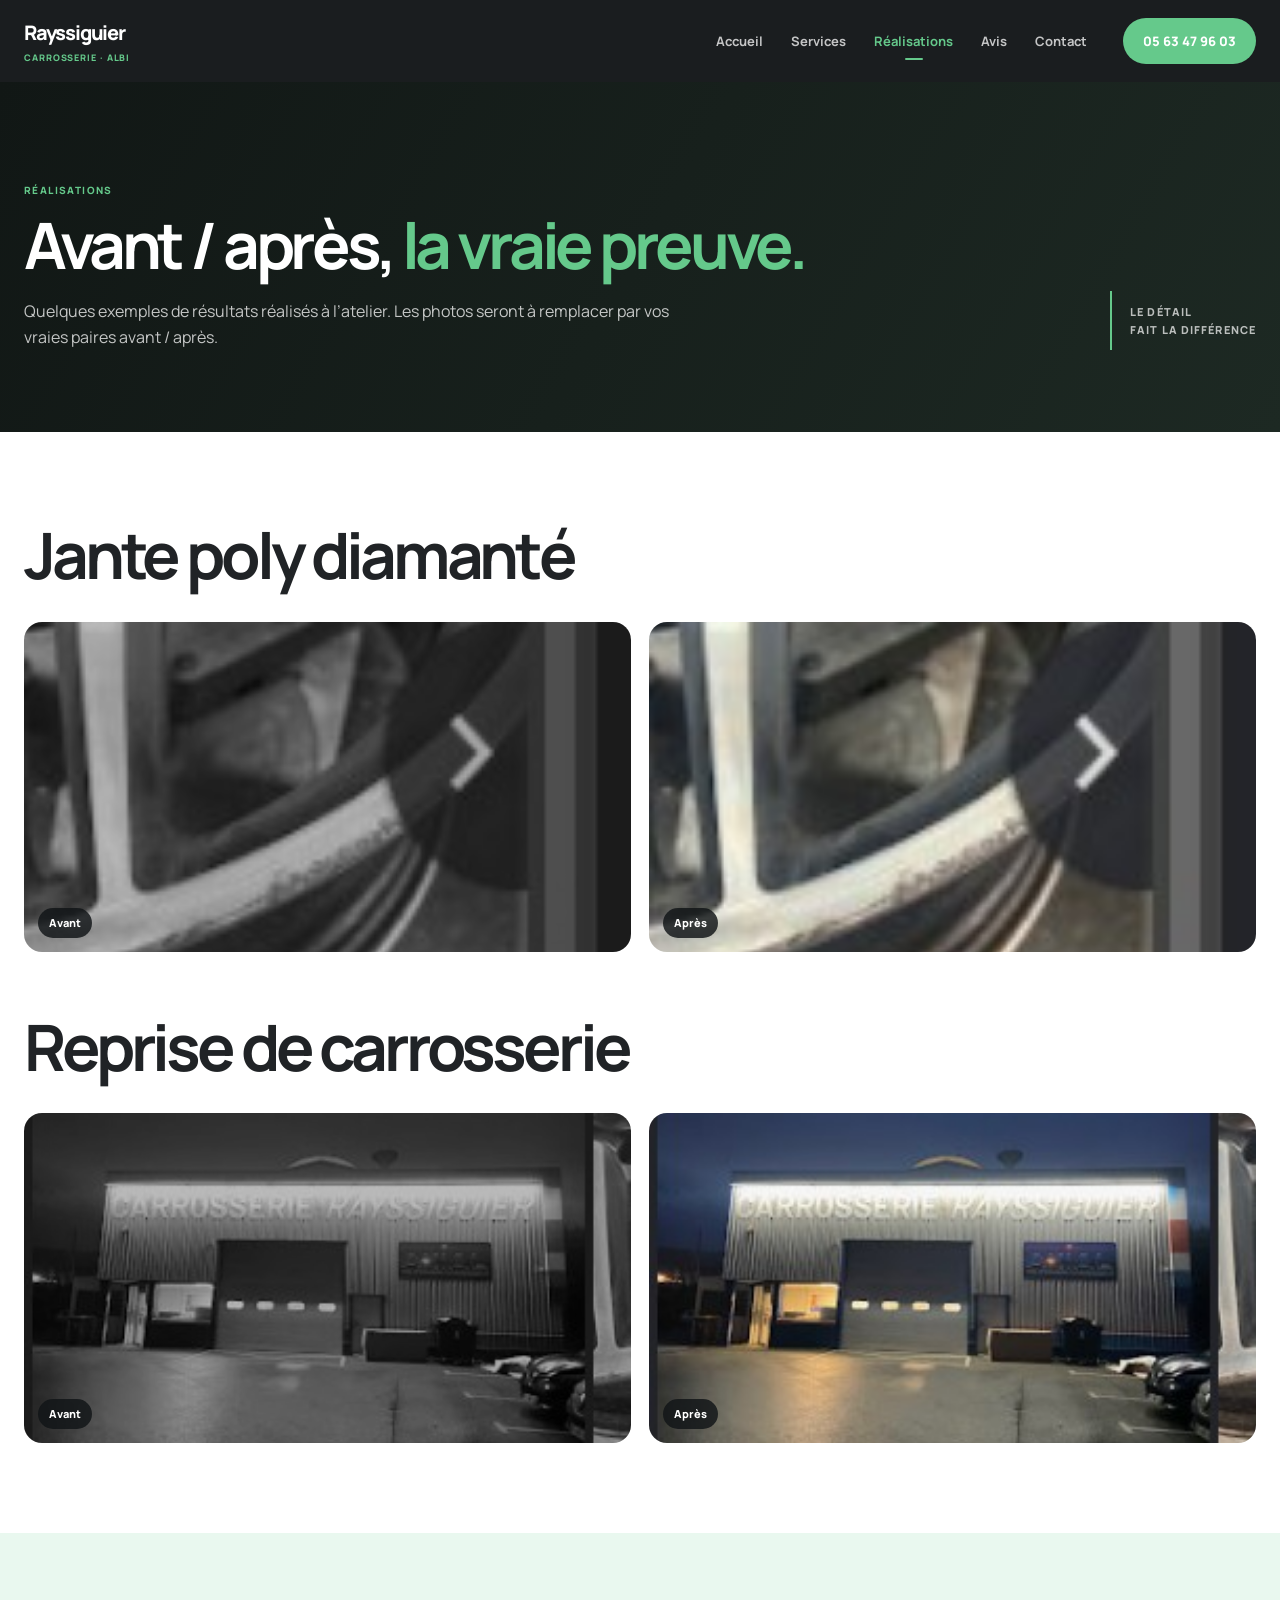
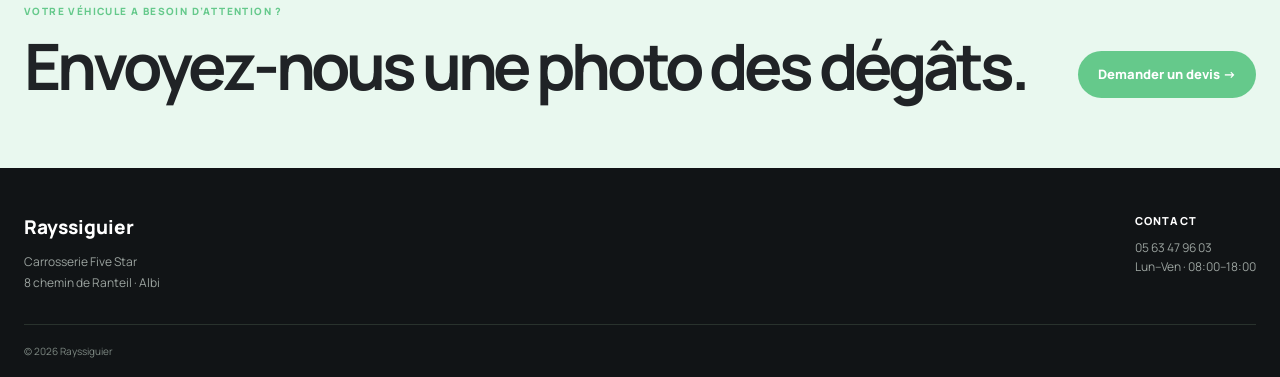
<file: realisations.html>
<!doctype html>
<html lang="fr">
<head>
<meta charset="utf-8">
<meta name="viewport" content="width=device-width,initial-scale=1">
<title>Réalisations — Rayssiguier</title>
<link rel="stylesheet" href="style.css">
</head>
<body>
<header class="site-header">
<div class="wrap">
<a class="brand" href="index.html">Rayssiguier <span>Carrosserie · Albi</span>
</a>
<nav class="primary-nav">
<ul>
<li>
<a href="index.html">Accueil</a>
</li>
<li>
<a href="services.html">Services</a>
</li>
<li>
<a class="active" href="realisations.html">Réalisations</a>
</li>
<li>
<a href="avis.html">Avis</a>
</li>
<li>
<a href="contact.html">Contact</a>
</li>
</ul>
</nav>
<a class="nav-cta" href="tel:0563479603">05 63 47 96 03</a>
<button class="nav-toggle" aria-label="Ouvrir le menu">☰</button>
</div>
</header>
<main>
<section class="page-intro">
<div class="wrap page-intro-grid">
<div>
<div class="kicker">Réalisations</div>
<h1 class="display">Avant / après, <em>la vraie preuve.</em>
</h1>
<p class="lead">Quelques exemples de résultats réalisés à l’atelier. Les photos seront à remplacer par vos vraies paires avant / après.</p>
</div>
<div class="intro-stamp">LE DÉTAIL<br>FAIT LA DIFFÉRENCE</div>
</div>
</section>
<section class="section">
<div class="wrap ba-list">
<article>
<div class="ba-head">
<h2>Jante poly diamanté</h2>
</div>
<div class="ba-pair">
<figure>
<img style="filter:grayscale(1) brightness(.75)" src="images/jante.jpg" alt="Jante avant restauration">
<figcaption>Avant</figcaption>
</figure>
<figure>
<img src="images/jante.jpg" alt="Jante restaurée">
<figcaption>Après</figcaption>
</figure>
</div>
</article>
<article>
<div class="ba-head">
<h2>Reprise de carrosserie</h2>
</div>
<div class="ba-pair">
<figure>
<img style="filter:grayscale(1) brightness(.75)" src="images/atelier.jpg" alt="Avant réparation">
<figcaption>Avant</figcaption>
</figure>
<figure>
<img src="images/atelier.jpg" alt="Après réparation">
<figcaption>Après</figcaption>
</figure>
</div>
</article>
</div>
</section>
<section class="contact-band">
<div class="wrap">
<div>
<div class="kicker">Votre véhicule a besoin d’attention ?</div>
<h2 class="section-title">Envoyez-nous une photo des dégâts.</h2>
</div>
<a class="button" href="contact.html">Demander un devis →</a>
</div>
</section>
</main>
<footer>
<div class="wrap">
<div class="footer-brand">Rayssiguier<p>Carrosserie Five Star<br>8 chemin de Ranteil · Albi</p>
</div>
<div>
<div class="footer-title">Contact</div>
<p>05 63 47 96 03<br>Lun–Ven · 08:00–18:00</p>
</div>
</div>
<div class="wrap foot-bottom">© 2026 Rayssiguier</div>
</footer>
<script src="script.js">
</script>
</body>
</html>
</file>
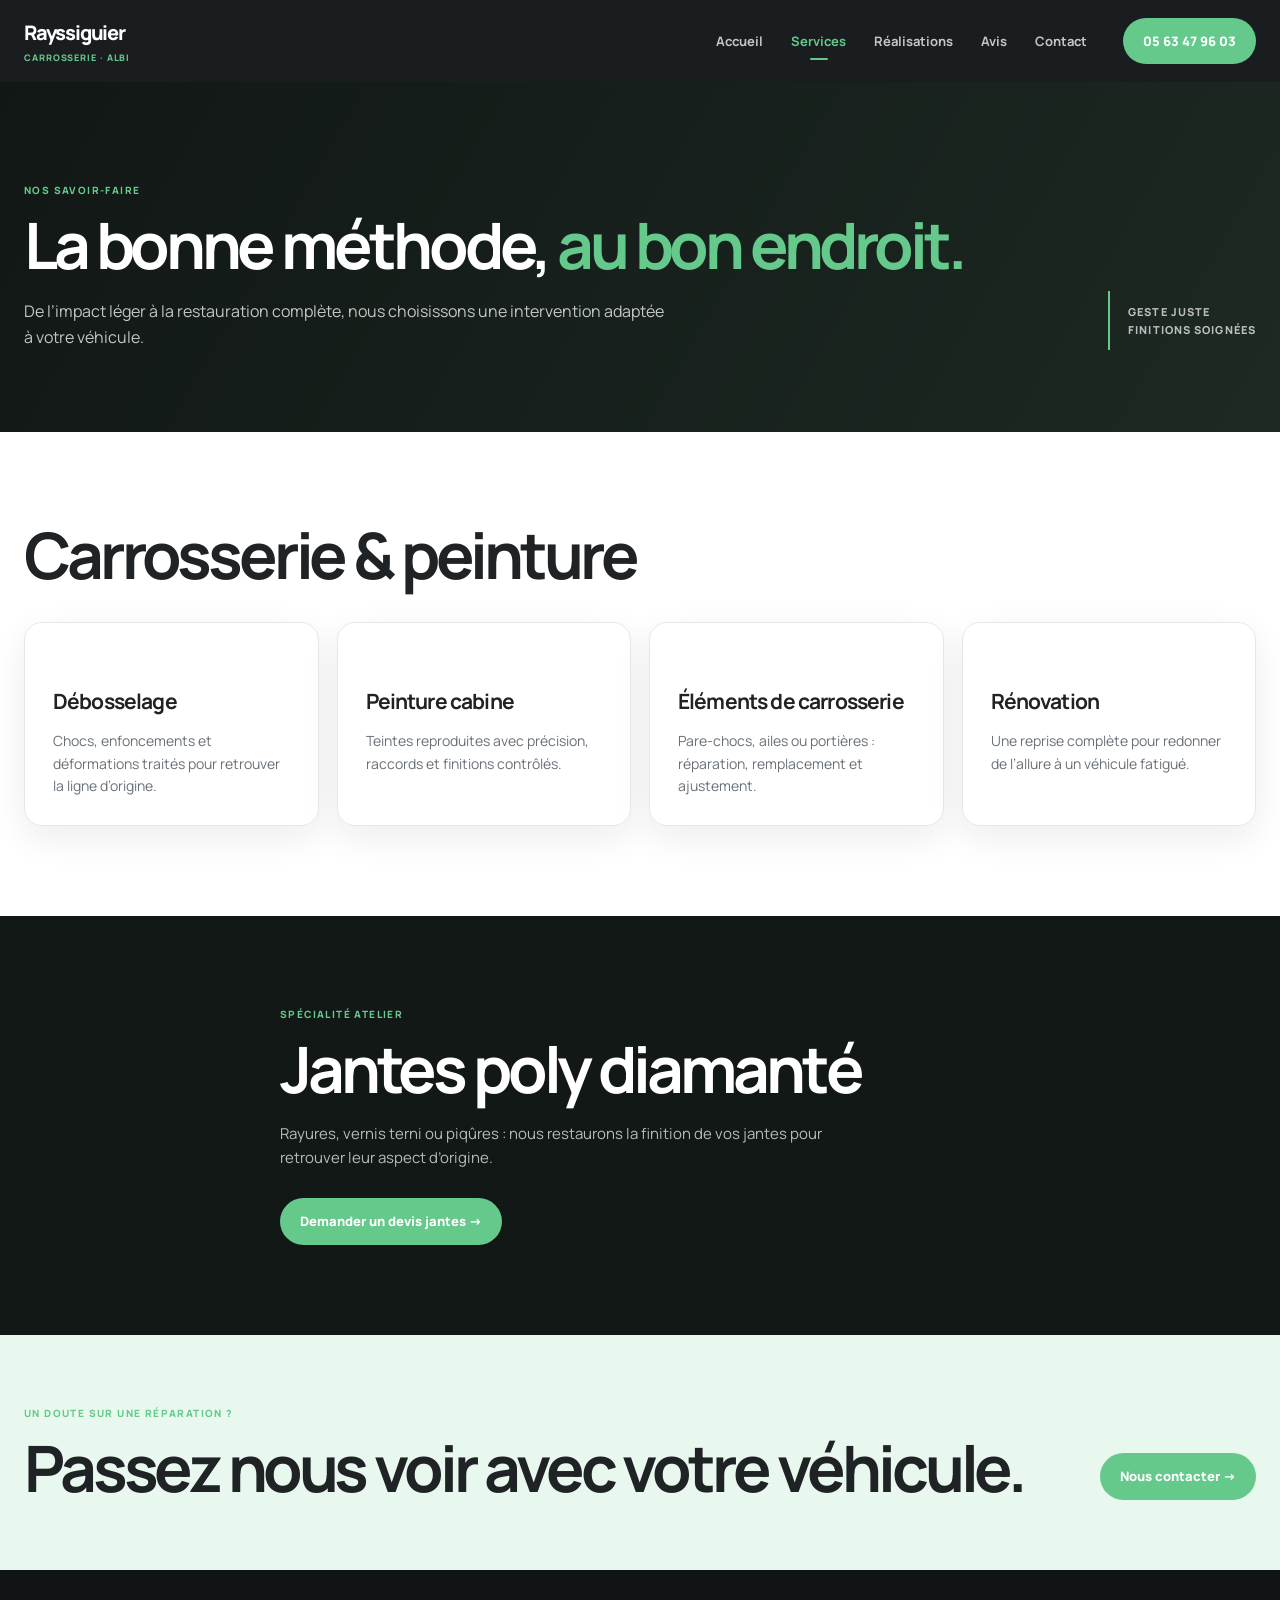
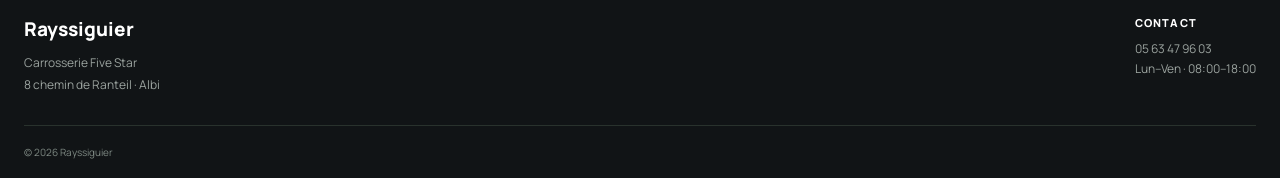
<file: services.html>
<!doctype html>
<html lang="fr">
<head>
<meta charset="utf-8">
<meta name="viewport" content="width=device-width,initial-scale=1">
<title>Savoir-faire — Rayssiguier</title>
<link rel="stylesheet" href="style.css">
</head>
<body>
<header class="site-header">
<div class="wrap">
<a class="brand" href="index.html">Rayssiguier <span>Carrosserie · Albi</span>
</a>
<nav class="primary-nav">
<ul>
<li>
<a href="index.html">Accueil</a>
</li>
<li>
<a class="active" href="services.html">Services</a>
</li>
<li>
<a href="realisations.html">Réalisations</a>
</li>
<li>
<a href="avis.html">Avis</a>
</li>
<li>
<a href="contact.html">Contact</a>
</li>
</ul>
</nav>
<a class="nav-cta" href="tel:0563479603">05 63 47 96 03</a>
<button class="nav-toggle" aria-label="Ouvrir le menu">☰</button>
</div>
</header>
<main>
<section class="page-intro">
<div class="wrap page-intro-grid">
<div>
<div class="kicker">Nos savoir-faire</div>
<h1 class="display">La bonne méthode, <em>au bon endroit.</em>
</h1>
<p class="lead">De l’impact léger à la restauration complète, nous choisissons une intervention adaptée à votre véhicule.</p>
</div>
<div class="intro-stamp">GESTE JUSTE<br>FINITIONS SOIGNÉES</div>
</div>
</section>
<section class="section">
<div class="wrap">
<div class="section-head">
<h2>Carrosserie & peinture</h2>
</div>
<div class="cards-grid">
<article class="detail-card">
<h3>Débosselage</h3>
<p>Chocs, enfoncements et déformations traités pour retrouver la ligne d’origine.</p>
</article>
<article class="detail-card">
<h3>Peinture cabine</h3>
<p>Teintes reproduites avec précision, raccords et finitions contrôlés.</p>
</article>
<article class="detail-card">
<h3>Éléments de carrosserie</h3>
<p>Pare-chocs, ailes ou portières : réparation, remplacement et ajustement.</p>
</article>
<article class="detail-card">
<h3>Rénovation</h3>
<p>Une reprise complète pour redonner de l’allure à un véhicule fatigué.</p>
</article>
</div>
</div>
</section>
<section class="section strip-dark">
<div class="wrap dark-panel">
<div class="kicker">Spécialité atelier</div>
<h2>Jantes poly diamanté</h2>
<p>Rayures, vernis terni ou piqûres : nous restaurons la finition de vos jantes pour retrouver leur aspect d’origine.</p>
<a class="button" href="contact.html">Demander un devis jantes →</a>
</div>
</section>
<section class="contact-band">
<div class="wrap">
<div>
<div class="kicker">Un doute sur une réparation ?</div>
<h2 class="section-title">Passez nous voir avec votre véhicule.</h2>
</div>
<a class="button" href="contact.html">Nous contacter →</a>
</div>
</section>
</main>
<footer>
<div class="wrap">
<div class="footer-brand">Rayssiguier<p>Carrosserie Five Star<br>8 chemin de Ranteil · Albi</p>
</div>
<div>
<div class="footer-title">Contact</div>
<p>05 63 47 96 03<br>Lun–Ven · 08:00–18:00</p>
</div>
</div>
<div class="wrap foot-bottom">© 2026 Rayssiguier</div>
</footer>
<script src="script.js">
</script>
</body>
</html>
</file>
<file: style.css>
/* =========================================================
   RAYSSIGUIER — STYLE TYPE DBF CARROSSERIE
   ========================================================= */

@import url('https://fonts.googleapis.com/css2?family=Manrope:wght@400;500;600;700;800&display=swap');

/* =========================================================
   VARIABLES
   ========================================================= */

:root {
    --green: #65c98b;
    --green-dark: #4caf73;
    --green-light: #e9f8ef;

    --black: #111315;
    --text: #202326;
    --grey: #687078;
    --light-grey: #f4f6f5;
    --white: #ffffff;

    --border: #e7e9e8;

    --radius: 24px;
    --radius-sm: 16px;

    --max: 1240px;

    --shadow: 0 12px 35px rgba(20, 30, 25, 0.08);
}


/* =========================================================
   RESET
   ========================================================= */

* {
    margin: 0;
    padding: 0;
    box-sizing: border-box;
}

html {
    scroll-behavior: smooth;
}

body {
    background: var(--white);
    color: var(--text);
    font-family: 'Manrope', sans-serif;
    font-size: 15px;
    line-height: 1.6;
    -webkit-font-smoothing: antialiased;
}

a {
    color: inherit;
    text-decoration: none;
}

img {
    display: block;
    width: 100%;
}

button {
    font-family: inherit;
}

.container {
    width: 100%;
    max-width: var(--max);
    margin: auto;
    padding-left: 30px;
    padding-right: 30px;
}


/* =========================================================
   TOP BAR
   ========================================================= */

.top-bar {
    position: absolute;
    top: 0;
    left: 0;
    width: 100%;
    height: 52px;

    background: rgba(248, 249, 250, 0.96);
    color: #202326;

    z-index: 100;
}

.top-bar-inner {
    max-width: var(--max);
    height: 100%;
    margin: auto;
    padding: 0 30px;

    display: flex;
    align-items: center;
    justify-content: space-between;

    font-size: 12px;
    font-weight: 700;
}

.top-bar a {
    display: flex;
    align-items: center;
    gap: 8px;
}

.top-icon {
    color: var(--green);
    font-size: 14px;
}

.top-address {
    display: flex;
    align-items: center;
    gap: 9px;
}

.top-address span {
    color: var(--green);
    font-size: 12px;
}


/* =========================================================
   HEADER
   ========================================================= */

.site-header {
    position: absolute;
    top: 52px;
    left: 0;

    width: 100%;
    height: 100px;

    z-index: 90;

    background: linear-gradient(
        to bottom,
        rgba(10, 15, 17, 0.70),
        rgba(10, 15, 17, 0.18),
        transparent
    );

    backdrop-filter: blur(3px);
}

.header-inner {
    max-width: var(--max);
    height: 100%;
    margin: auto;
    padding: 0 30px;

    display: flex;
    align-items: center;
    gap: 45px;
}


/* =========================================================
   LOGO
   ========================================================= */

.logo {
    min-width: 210px;
    color: white;
}

.logo-main {
    font-family: 'Manrope', sans-serif;
    font-size: 25px;
    font-weight: 800;

    letter-spacing: -0.07em;
    line-height: 0.9;
}

.logo-sub {
    margin-top: 7px;

    color: rgba(255,255,255,.75);

    font-size: 8px;
    font-weight: 700;

    letter-spacing: .17em;
}


/* =========================================================
   NAVIGATION
   ========================================================= */

.primary-nav {
    margin-left: auto;
}

.primary-nav ul {
    display: flex;
    align-items: center;
    gap: 38px;

    list-style: none;
}

.primary-nav a {
    position: relative;

    color: rgba(255,255,255,.82);

    font-size: 13px;
    font-weight: 700;

    transition: .25s ease;
}

.primary-nav a:hover {
    color: var(--green);
}

.primary-nav a::after {
    content: "";

    position: absolute;

    left: 50%;
    bottom: -10px;

    width: 0;
    height: 2px;

    transform: translateX(-50%);

    border-radius: 99px;

    background: var(--green);

    transition: .25s ease;
}

.primary-nav a:hover::after,
.primary-nav a.active::after {
    width: 18px;
}


/* =========================================================
   HEADER CTA
   ========================================================= */

.header-cta {
    display: inline-flex;
    align-items: center;
    justify-content: center;

    padding: 12px 22px;

    border-radius: 999px;

    background: var(--green);
    color: white;

    font-size: 12px;
    font-weight: 800;

    white-space: nowrap;

    box-shadow: 0 8px 22px rgba(101, 201, 139, .28);

    transition: .25s ease;
}

.header-cta:hover {
    background: white;
    color: var(--green-dark);
    transform: translateY(-2px);
}


/* =========================================================
   MOBILE MENU
   ========================================================= */

.nav-toggle {
    display: none;

    width: 44px;
    height: 44px;

    border: none;
    border-radius: 50%;

    background: rgba(255,255,255,.12);

    flex-direction: column;
    align-items: center;
    justify-content: center;

    gap: 5px;
}

.nav-toggle span {
    width: 19px;
    height: 2px;

    border-radius: 5px;

    background: white;
}


/* =========================================================
   HERO
   ========================================================= */

.hero {
    position: relative;

    min-height: 700px;
    height: 88vh;

    overflow: hidden;

    display: flex;
    align-items: center;

    color: white;
}


/* image */

.hero-background {
    position: absolute;
    inset: 0;
    z-index: 0;
}

.hero-background img {
    width: 100%;
    height: 100%;

    object-fit: cover;
    object-position: center;

    filter: saturate(.82);
}


/* overlay */

.hero-overlay {
    position: absolute;
    inset: 0;

    z-index: 1;

    background:
        linear-gradient(
            90deg,
            rgba(10, 14, 16, .72) 0%,
            rgba(10, 14, 16, .48) 35%,
            rgba(10, 14, 16, .18) 65%,
            rgba(10, 14, 16, .08) 100%
        ),
        linear-gradient(
            0deg,
            rgba(0,0,0,.28),
            transparent 55%
        );
}


/* content */

.hero-content {
    position: relative;

    z-index: 3;

    width: 100%;
    max-width: 760px;

    margin-left: max(
        30px,
        calc((100vw - var(--max)) / 2 + 30px)
    );

    padding-top: 85px;
}


/* small label */

.google-rating {
    display: inline-flex;
    align-items: center;

    gap: 10px;

    padding: 0;

    border: none;
    border-radius: 0;

    background: transparent;

    box-shadow: none;

    font-size: 12px;
    font-weight: 700;

    color: white;

    margin-bottom: 22px;
}

.google-stars {
    display: flex;
    align-items: center;
    justify-content: center;

    width: 29px;
    height: 29px;

    border-radius: 50%;

    background: var(--green);

    color: white;

    font-size: 9px;
    font-weight: 800;
}


/* title */

.hero h1 {
    max-width: 690px;

    font-family: 'Manrope', sans-serif;

    font-size: clamp(
        3rem,
        5vw,
        4.7rem
    );

    font-weight: 800;

    line-height: 1.08;

    letter-spacing: -0.055em;
}


/* description */

.hero-description {
    max-width: 600px;

    margin-top: 22px;

    color: rgba(255,255,255,.88);

    font-size: 15px;
    font-weight: 500;

    line-height: 1.7;
}


/* buttons */

.hero-buttons {
    display: flex;
    align-items: center;

    gap: 16px;

    margin-top: 34px;
}

.btn-red {
    display: inline-flex;
    align-items: center;
    justify-content: center;

    padding: 16px 28px;

    border-radius: 999px;

    background: var(--green);
    color: white;

    font-size: 13px;
    font-weight: 800;

    box-shadow: 0 10px 25px rgba(101,201,139,.25);

    transition: .25s ease;
}

.btn-red:hover {
    background: var(--green-dark);
    transform: translateY(-2px);
}


/* secondary */

.btn-outline {
    display: inline-flex;
    align-items: center;
    justify-content: center;

    padding: 15px 27px;

    border: 2px solid rgba(255,255,255,.95);

    border-radius: 999px;

    background: rgba(255,255,255,.06);

    color: white;

    font-size: 13px;
    font-weight: 700;

    backdrop-filter: blur(5px);

    transition: .25s ease;
}

.btn-outline:hover {
    background: white;
    color: var(--green-dark);
}


/* =========================================================
   HERO BOTTOM
   ========================================================= */

.hero-bottom {
    position: absolute;

    bottom: 30px;
    right: 35px;

    z-index: 3;
}

.scroll-indicator {
    display: flex;
    align-items: center;

    gap: 10px;

    color: rgba(255,255,255,.65);

    font-size: 10px;
    font-weight: 700;
}

.scroll-indicator span {
    width: 25px;
    height: 1px;

    background: rgba(255,255,255,.65);
}


/* =========================================================
   SECTION LABEL
   ========================================================= */

.section-label {
    display: flex;
    align-items: center;

    gap: 10px;

    margin-bottom: 18px;

    color: #70777c;

    font-size: 11px;
    font-weight: 800;

    letter-spacing: .08em;

    text-transform: uppercase;
}

.section-label span {
    color: var(--green);
}


/* =========================================================
   INTRO
   ========================================================= */

.intro-section {
    padding: 95px 0;

    background: white;
}

.intro-grid {
    display: grid;

    grid-template-columns: 1fr 1fr;

    gap: 100px;
}

.intro-title h2 {
    font-family: 'Manrope', sans-serif;

    font-size: clamp(
        2.6rem,
        4.5vw,
        4.3rem
    );

    font-weight: 800;

    line-height: 1.03;

    letter-spacing: -0.055em;
}

.intro-title h2 span {
    color: #9aa1a5;
}

.intro-text {
    padding-top: 8px;

    max-width: 560px;
}

.intro-text p {
    color: #697178;

    line-height: 1.8;
}

.intro-text .large-text {
    color: var(--text);

    font-size: 18px;

    line-height: 1.65;

    margin-bottom: 20px;
}


/* text link */

.text-link {
    display: inline-flex;
    align-items: center;

    gap: 10px;

    margin-top: 22px;

    padding-bottom: 5px;

    border-bottom: 1px solid #bfc4c6;

    color: var(--text);

    font-size: 11px;
    font-weight: 800;

    text-transform: uppercase;

    transition: .25s ease;
}

.text-link span {
    font-size: 17px;

    transition: .25s ease;
}

.text-link:hover {
    color: var(--green-dark);

    border-color: var(--green);
}

.text-link:hover span {
    transform: translateX(5px);
}


/* =========================================================
   SERVICES
   ========================================================= */

.services-section {
    padding: 90px 0 105px;

    background: #f7f8f7;

    color: var(--text);
}

.services-header {
    display: flex;

    align-items: flex-end;
    justify-content: space-between;

    gap: 50px;

    margin-bottom: 42px;
}

.services-header h2 {
    font-family: 'Manrope', sans-serif;

    font-size: clamp(
        2.5rem,
        4vw,
        4rem
    );

    font-weight: 800;

    line-height: 1.05;

    letter-spacing: -.055em;
}

.services-header h2 span {
    color: #9aa1a5;
}

.services-header > p {
    max-width: 380px;

    color: #737b81;

    font-size: 13px;

    line-height: 1.8;
}


/* cards */

.services-grid {
    display: grid;

    grid-template-columns: repeat(3, 1fr);

    gap: 25px;
}

.service-card {
    position: relative;

    height: 500px;

    overflow: hidden;

    border-radius: 24px;

    background: white;

    box-shadow: 0 10px 30px rgba(20,30,25,.08);

    color: white;

    transition: .35s ease;
}

.service-card:hover {
    transform: translateY(-7px);

    box-shadow: 0 20px 40px rgba(20,30,25,.14);
}


/* image */

.service-image {
    position: absolute;
    inset: 0;
}

.service-image img {
    width: 100%;
    height: 100%;

    object-fit: cover;

    transition: .7s ease;
}

.service-card:hover .service-image img {
    transform: scale(1.06);
}


/* overlay */

.service-overlay {
    position: absolute;
    inset: 0;

    background:
        linear-gradient(
            0deg,
            rgba(0,0,0,.82),
            rgba(0,0,0,.08) 70%
        );
}


/* content */

.service-content {
    position: absolute;

    left: 28px;
    right: 28px;

    bottom: 27px;
}

.service-number {
    display: block;

    margin-bottom: 10px;

    color: rgba(255,255,255,.7);

    font-size: 10px;
    font-weight: 700;
}

.service-special {
    display: inline-block;

    margin-bottom: 9px;

    color: var(--green);

    font-size: 9px;
    font-weight: 800;

    letter-spacing: .1em;
}

.service-content h3 {
    font-family: 'Manrope', sans-serif;

    font-size: 28px;

    font-weight: 800;

    line-height: 1.05;

    letter-spacing: -.04em;
}

.service-content p {
    max-width: 350px;

    margin-top: 14px;

    color: rgba(255,255,255,.78);

    font-size: 12px;

    line-height: 1.65;
}


/* arrow */

.service-arrow {
    display: flex;
    align-items: center;
    justify-content: center;

    width: 43px;
    height: 43px;

    margin-top: 17px;

    border-radius: 50%;

    background: var(--green);

    color: white;

    font-size: 18px;
    font-weight: 700;

    transition: .25s ease;
}

.service-card:hover .service-arrow {
    transform: translateX(5px);
}


/* =========================================================
   SPECIALITY
   ========================================================= */

.speciality-section {
    display: grid;

    grid-template-columns: 1fr 1fr;

    margin: 35px auto;

    width: min(
        1190px,
        calc(100% - 48px)
    );

    min-height: 610px;

    overflow: hidden;

    border-radius: 28px;

    background: #eef1ef;

    box-shadow: var(--shadow);
}

.speciality-image {
    min-height: 610px;

    overflow: hidden;
}

.speciality-image img {
    width: 100%;
    height: 100%;

    object-fit: cover;

    filter: saturate(.85);
}

.speciality-content {
    display: flex;
    flex-direction: column;
    justify-content: center;

    padding: 75px;
}

.red-small {
    color: var(--green-dark);

    font-size: 10px;
    font-weight: 800;

    letter-spacing: .1em;
}

.speciality-content h2 {
    margin-top: 15px;

    font-family: 'Manrope', sans-serif;

    font-size: clamp(
        2.8rem,
        4.5vw,
        4.5rem
    );

    font-weight: 800;

    line-height: 1.02;

    letter-spacing: -.06em;
}

.speciality-content h2 span {
    color: #8d969b;
}

.speciality-content > p {
    max-width: 490px;

    margin-top: 25px;

    color: #687178;

    font-size: 14px;

    line-height: 1.8;
}


/* process */

.process-list {
    display: flex;

    max-width: 500px;

    margin: 35px 0;

    overflow: hidden;

    border: 1px solid #dce1de;

    border-radius: 14px;

    background: rgba(255,255,255,.5);
}

.process-list div {
    flex: 1;

    padding: 16px 12px;

    border-right: 1px solid #dce1de;
}

.process-list div:last-child {
    border-right: none;
}

.process-list span {
    display: block;

    margin-bottom: 5px;

    color: var(--green-dark);

    font-size: 9px;
    font-weight: 800;
}

.process-list strong {
    font-size: 10px;

    text-transform: uppercase;

    letter-spacing: .04em;
}


/* button */

.btn-dark {
    display: inline-flex;
    align-items: center;

    gap: 20px;

    width: max-content;

    padding: 15px 23px;

    border-radius: 999px;

    background: var(--text);
    color: white;

    font-size: 11px;
    font-weight: 800;

    text-transform: uppercase;

    transition: .25s ease;
}

.btn-dark:hover {
    background: var(--green-dark);

    transform: translateY(-2px);
}

.btn-dark span {
    font-size: 17px;
}


/* =========================================================
   REALISATIONS
   ========================================================= */

.projects-section {
    padding: 100px 0;

    background: white;
}

.projects-header {
    display: flex;

    align-items: flex-end;
    justify-content: space-between;

    margin-bottom: 42px;
}

.projects-header h2 {
    font-family: 'Manrope', sans-serif;

    font-size: clamp(
        2.5rem,
        4vw,
        4rem
    );

    font-weight: 800;

    line-height: 1.04;

    letter-spacing: -.055em;
}

.projects-header h2 span {
    color: #92999d;
}


/* grid */

.projects-grid {
    display: grid;

    grid-template-columns: 2fr 1fr;

    grid-template-rows: 300px 300px;

    gap: 20px;
}

.project {
    position: relative;

    overflow: hidden;

    border-radius: 22px;

    background: #ddd;

    box-shadow: 0 10px 30px rgba(20,30,25,.07);
}

.project-large {
    grid-row: 1 / 3;

    border-radius: 28px;
}

.project img {
    width: 100%;
    height: 100%;

    object-fit: cover;

    transition: .7s ease;
}

.project:hover img {
    transform: scale(1.05);
}

.project::after {
    content: "";

    position: absolute;
    inset: 0;

    background: linear-gradient(
        to top,
        rgba(0,0,0,.75),
        transparent 60%
    );
}

.project-info {
    position: absolute;

    left: 24px;
    bottom: 21px;

    z-index: 2;

    color: white;
}

.project-info span {
    display: block;

    margin-bottom: 5px;

    color: rgba(255,255,255,.7);

    font-size: 8px;
    font-weight: 700;

    letter-spacing: .12em;
}

.project-info strong {
    font-family: 'Manrope', sans-serif;

    font-size: 18px;
    font-weight: 800;

    letter-spacing: -.03em;
}


/* =========================================================
   AVIS
   ========================================================= */

.reviews-section {
    padding: 95px 0;

    background: #f3f6f4;
}

.reviews-grid {
    display: grid;

    grid-template-columns: 280px 1fr;

    gap: 90px;

    padding-top: 20px;
}

.reviews-score {
    align-self: start;

    padding: 30px;

    border-radius: 24px;

    background: white;

    box-shadow: var(--shadow);
}

.reviews-score strong {
    display: block;

    font-family: 'Manrope', sans-serif;

    font-size: 72px;

    font-weight: 800;

    line-height: .9;

    letter-spacing: -.06em;
}

.review-stars {
    margin-top: 17px;

    color: var(--green-dark);

    font-size: 17px;

    letter-spacing: 3px;
}

.reviews-score > span {
    display: block;

    margin-top: 8px;

    color: #777f84;

    font-size: 10px;

    font-weight: 700;

    text-transform: uppercase;

    letter-spacing: .08em;
}

.review-main {
    max-width: 800px;
}

.quote-mark {
    color: var(--green);

    font-family: Georgia, serif;

    font-size: 75px;

    line-height: .4;

    margin-bottom: 28px;
}

.review-main blockquote {
    font-family: 'Manrope', sans-serif;

    font-size: clamp(
        2rem,
        3.5vw,
        3.8rem
    );

    font-weight: 800;

    line-height: 1.08;

    letter-spacing: -.055em;
}

.review-author {
    margin-top: 22px;

    color: #8a9296;

    font-size: 9px;
    font-weight: 800;

    letter-spacing: .12em;
}


/* =========================================================
   CTA
   ========================================================= */

.contact-cta {
    position: relative;

    min-height: 500px;

    display: flex;
    align-items: center;

    overflow: hidden;

    margin: 35px auto;

    width: min(
        1190px,
        calc(100% - 48px)
    );

    border-radius: 28px;

    color: white;
}

.cta-background {
    position: absolute;
    inset: 0;
}

.cta-background img {
    width: 100%;
    height: 100%;

    object-fit: cover;
}

.cta-overlay {
    position: absolute;
    inset: 0;

    background:
        linear-gradient(
            90deg,
            rgba(8,12,14,.86),
            rgba(8,12,14,.42)
        );
}

.cta-content {
    position: relative;

    z-index: 2;

    padding-left: 55px;
}

.cta-content h2 {
    font-family: 'Manrope', sans-serif;

    font-size: clamp(
        3rem,
        5vw,
        5.5rem
    );

    font-weight: 800;

    line-height: .98;

    letter-spacing: -.06em;
}

.cta-content h2 span {
    color: rgba(255,255,255,.62);
}

.cta-content > p {
    max-width: 470px;

    margin-top: 23px;

    color: rgba(255,255,255,.78);

    font-size: 14px;
}

.cta-buttons {
    display: flex;

    gap: 13px;

    margin-top: 28px;
}


/* =========================================================
   FOOTER
   ========================================================= */

footer {
    padding: 65px 0 25px;

    background: #111416;

    color: #80898e;

    border-radius: 28px 28px 0 0;
}

.footer-grid {
    display: grid;

    grid-template-columns: 2fr 1fr 1fr 1fr;

    gap: 50px;
}

.footer-brand .logo-main {
    color: white;

    font-size: 24px;
}

.footer-brand .logo-sub {
    color: #7e878c;
}

.footer-brand p {
    margin-top: 25px;

    font-size: 12px;

    line-height: 1.8;
}

.footer-column h4 {
    margin-bottom: 17px;

    color: white;

    font-size: 10px;
    font-weight: 800;

    text-transform: uppercase;

    letter-spacing: .1em;
}

.footer-column a {
    display: block;

    margin-bottom: 8px;

    font-size: 12px;

    transition: .2s ease;
}

.footer-column a:hover {
    color: var(--green);
}

.footer-column p {
    font-size: 12px;

    line-height: 1.8;
}

.footer-bottom {
    display: flex;

    justify-content: space-between;

    margin-top: 55px;

    padding-top: 20px;

    border-top: 1px solid #292e31;

    color: #555e63;

    font-size: 9px;

    text-transform: uppercase;

    letter-spacing: .08em;
}


/* =========================================================
   RESPONSIVE TABLET
   ========================================================= */

@media (max-width: 1050px) {

    .primary-nav ul {
        gap: 22px;
    }

    .header-inner {
        gap: 20px;
    }

    .logo {
        min-width: 180px;
    }

    .header-cta {
        padding: 11px 17px;
    }

    .speciality-content {
        padding: 55px;
    }
}


/* =========================================================
   RESPONSIVE MOBILE
   ========================================================= */

@media (max-width: 800px) {

    .container {
        padding-left: 22px;
        padding-right: 22px;
    }


    /* top bar */

    .top-bar {
        height: 44px;
    }

    .top-bar-inner {
        padding: 0 22px;

        font-size: 10px;
    }

    .top-address {
        display: none;
    }


    /* header */

    .site-header {
        top: 44px;
        height: 78px;
    }

    .header-inner {
        padding: 0 22px;
    }

    .logo {
        min-width: 0;
    }

    .logo-main {
        font-size: 21px;
    }

    .logo-sub {
        font-size: 6px;
    }

    .header-cta {
        display: none;
    }

    .nav-toggle {
        display: flex;

        margin-left: auto;
    }


    /* navigation */

    .primary-nav {
        position: fixed;

        top: 122px;
        left: 0;

        width: 100%;
        height: calc(100vh - 122px);

        padding: 25px 22px;

        background: #111416;

        transform: translateX(100%);

        transition: .3s ease;
    }

    .primary-nav.open {
        transform: translateX(0);
    }

    .primary-nav ul {
        flex-direction: column;

        align-items: flex-start;

        gap: 0;
    }

    .primary-nav li {
        width: 100%;
    }

    .primary-nav a {
        display: block;

        width: 100%;

        padding: 18px 0;

        border-bottom: 1px solid #303537;

        font-size: 15px;
    }


    /* hero */

    .hero {
        min-height: 650px;
        height: 88vh;
    }

    .hero-content {
        max-width: none;

        margin-left: 0;

        padding: 130px 22px 70px;
    }

    .hero h1 {
        font-size: clamp(
            2.5rem,
            10vw,
            3.7rem
        );
    }

    .hero-description {
        font-size: 14px;
    }

    .hero-buttons {
        flex-direction: column;

        align-items: stretch;

        width: 100%;
    }

    .hero-buttons a {
        justify-content: center;
    }

    .hero-bottom {
        display: none;
    }


    /* intro */

    .intro-section {
        padding: 75px 0;
    }

    .intro-grid {
        grid-template-columns: 1fr;

        gap: 38px;
    }

    .intro-title h2 {
        font-size: 3.2rem;
    }


    /* services */

    .services-section {
        padding: 75px 0;
    }

    .services-header {
        flex-direction: column;

        align-items: flex-start;

        gap: 20px;
    }

    .services-grid {
        grid-template-columns: 1fr;

        gap: 18px;
    }

    .service-card {
        height: 460px;
    }


    /* speciality */

    .speciality-section {
        grid-template-columns: 1fr;

        width: calc(100% - 24px);

        margin: 12px;

        border-radius: 24px;
    }

    .speciality-image {
        min-height: 400px;
        height: 400px;
    }

    .speciality-content {
        padding: 65px 24px;
    }


    /* projects */

    .projects-section {
        padding: 75px 0;
    }

    .projects-header {
        flex-direction: column;

        align-items: flex-start;

        gap: 20px;
    }

    .projects-grid {
        grid-template-columns: 1fr;

        grid-template-rows:
            380px
            280px
            280px;
    }

    .project-large {
        grid-row: auto;
    }


    /* reviews */

    .reviews-section {
        padding: 75px 0;
    }

    .reviews-grid {
        grid-template-columns: 1fr;

        gap: 40px;
    }


    /* CTA */

    .contact-cta {
        width: calc(100% - 24px);

        margin: 12px;

        min-height: 540px;

        border-radius: 24px;
    }

    .cta-content {
        padding-left: 22px;
        padding-right: 22px;
    }

    .cta-buttons {
        flex-direction: column;

        align-items: stretch;
    }

    .cta-buttons a {
        justify-content: center;
    }


    /* footer */

    .footer-grid {
        grid-template-columns: 1fr 1fr;

        gap: 40px 25px;
    }
}


/* =========================================================
   SMALL MOBILE
   ========================================================= */

@media (max-width: 500px) {

    .hero {
        min-height: 650px;
    }

    .google-rating {
        font-size: 10px;
    }

    .hero h1 {
        font-size: 2.55rem;
    }

    .intro-title h2 {
        font-size: 3rem;
    }

    .services-header h2 {
        font-size: 3rem;
    }

    .service-content h3 {
        font-size: 27px;
    }

    .speciality-content h2 {
        font-size: 3rem;
    }

    .projects-header h2 {
        font-size: 3rem;
    }

    .reviews-score strong {
        font-size: 68px;
    }

    .review-main blockquote {
        font-size: 2.4rem;
    }

    .cta-content h2 {
        font-size: 3.3rem;
    }

    .footer-grid {
        grid-template-columns: 1fr;
    }

    .footer-bottom {
        flex-direction: column;

        gap: 8px;
    }
}

/* =========================================================
   PAGES INTERNES
   Les pages services, réalisations, avis et contact utilisent
   une structure différente de l'accueil.
   ========================================================= */

body:has(.page-intro) {
    background: #fff;
    color: var(--text);
}

body:has(.page-intro) .wrap {
    width: min(var(--max), calc(100% - 48px));
    margin-inline: auto;
}

body:has(.page-intro) .site-header {
    position: sticky;
    top: 0;
    left: auto;
    height: 82px;
    background: rgba(17, 20, 22, .96);
    color: #fff;
    z-index: 20;
    backdrop-filter: blur(12px);
}

body:has(.page-intro) .site-header > .wrap {
    height: 100%;
    display: flex;
    align-items: center;
    gap: 36px;
}

body:has(.page-intro) .brand {
    color: #fff;
    font-size: 20px;
    font-weight: 800;
    letter-spacing: -.06em;
}

body:has(.page-intro) .brand span {
    display: block;
    margin-top: 2px;
    color: var(--green);
    font-size: 9px;
    letter-spacing: .1em;
    text-transform: uppercase;
}

body:has(.page-intro) .primary-nav {
    margin-left: auto;
}

body:has(.page-intro) .primary-nav ul {
    display: flex;
    align-items: center;
    gap: 28px;
    list-style: none;
}

body:has(.page-intro) .primary-nav a {
    color: rgba(255,255,255,.75);
    font-size: 13px;
    font-weight: 700;
}

body:has(.page-intro) .primary-nav a:hover,
body:has(.page-intro) .primary-nav a.active {
    color: var(--green);
}

body:has(.page-intro) .nav-cta,
body:has(.page-intro) .button {
    display: inline-flex;
    align-items: center;
    justify-content: center;
    border: 0;
    border-radius: 999px;
    background: var(--green);
    color: #fff;
    padding: 13px 20px;
    font: inherit;
    font-size: 13px;
    font-weight: 800;
    cursor: pointer;
    transition: .2s ease;
}

body:has(.page-intro) .button:hover,
body:has(.page-intro) .nav-cta:hover { background: var(--green-dark); transform: translateY(-2px); }
body:has(.page-intro) .nav-toggle { display: none; }

body:has(.page-intro) .page-intro {
    padding: 100px 0 82px;
    background: linear-gradient(120deg, #111715, #1d2923);
    color: #fff;
}

body:has(.page-intro) .page-intro-grid,
body:has(.page-intro) .contact-band > .wrap {
    display: grid;
    grid-template-columns: 1fr auto;
    align-items: end;
    gap: 50px;
}

body:has(.page-intro) .kicker {
    margin-bottom: 14px;
    color: var(--green);
    font-size: 10px;
    font-weight: 800;
    letter-spacing: .14em;
    text-transform: uppercase;
}

body:has(.page-intro) .display,
body:has(.page-intro) .section-title,
body:has(.page-intro) .section-head h2,
body:has(.page-intro) .ba-head h2,
body:has(.page-intro) .dark-panel h2 {
    font-size: clamp(2.35rem, 5vw, 4.8rem);
    line-height: 1.02;
    letter-spacing: -.065em;
}

body:has(.page-intro) .display em { color: var(--green); font-style: normal; }
body:has(.page-intro) .lead { max-width: 650px; margin-top: 22px; color: rgba(255,255,255,.75); font-size: 16px; }
body:has(.page-intro) .intro-stamp { border-left: 2px solid var(--green); padding: 12px 0 12px 18px; color: rgba(255,255,255,.7); font-size: 11px; font-weight: 800; letter-spacing: .1em; }

body:has(.page-intro) .section { padding: 90px 0; }
body:has(.page-intro) .section-head,
body:has(.page-intro) .ba-head { display: flex; align-items: end; justify-content: space-between; gap: 25px; margin-bottom: 34px; }
body:has(.page-intro) .index { color: var(--green-dark); font-size: 13px; font-weight: 800; }

body:has(.page-intro) .cards-grid { display: grid; grid-template-columns: repeat(4, 1fr); gap: 18px; }
body:has(.page-intro) .detail-card,
body:has(.page-intro) .review,
body:has(.page-intro) .score-card { padding: 28px; border: 1px solid var(--border); border-radius: 18px; background: #fff; box-shadow: var(--shadow); }
body:has(.page-intro) .detail-card .number { color: var(--green-dark); font-size: 11px; font-weight: 800; }
body:has(.page-intro) .detail-card h3 { margin-top: 34px; font-size: 21px; letter-spacing: -.04em; }
body:has(.page-intro) .detail-card p { margin-top: 12px; color: var(--grey); font-size: 14px; }

body:has(.page-intro) .strip-dark { background: #121816; color: #fff; }
body:has(.page-intro) .dark-panel { max-width: 720px; }
body:has(.page-intro) .dark-panel p { max-width: 580px; margin: 20px 0 28px; color: rgba(255,255,255,.7); }

body:has(.page-intro) .ba-list { display: grid; gap: 62px; }
body:has(.page-intro) .ba-pair { display: grid; grid-template-columns: 1fr 1fr; gap: 18px; }
body:has(.page-intro) .ba-pair figure { position: relative; overflow: hidden; border-radius: 18px; }
body:has(.page-intro) .ba-pair img { height: 330px; object-fit: cover; }
body:has(.page-intro) .ba-pair figcaption { position: absolute; left: 14px; bottom: 14px; padding: 6px 11px; border-radius: 99px; background: rgba(17,20,22,.82); color: #fff; font-size: 11px; font-weight: 800; }

body:has(.page-intro) .review-grid { display: grid; grid-template-columns: 280px 1fr; gap: 42px; align-items: start; }
body:has(.page-intro) .score-card { background: #18211d; color: #fff; }
body:has(.page-intro) .score-card strong { font-size: 72px; line-height: 1; letter-spacing: -.08em; }
body:has(.page-intro) .stars { margin: 12px 0; color: var(--green); letter-spacing: .14em; }
body:has(.page-intro) .score-card p { color: rgba(255,255,255,.65); font-size: 13px; }
body:has(.page-intro) .review-list { display: grid; grid-template-columns: repeat(2, 1fr); gap: 18px; }
body:has(.page-intro) .review p { font-size: 17px; line-height: 1.45; }
body:has(.page-intro) .review small { display: block; margin-top: 20px; color: var(--grey); font-size: 9px; font-weight: 800; letter-spacing: .08em; }

body:has(.page-intro) .contact-grid { display: grid; grid-template-columns: 1fr 1fr; gap: 64px; }
body:has(.page-intro) .contact-lines { display: grid; }
body:has(.page-intro) .contact-line { display: grid; grid-template-columns: 130px 1fr; gap: 20px; padding: 22px 0; border-bottom: 1px solid var(--border); }
body:has(.page-intro) .contact-line span { color: var(--grey); font-size: 12px; font-weight: 700; }
body:has(.page-intro) .contact-form { padding: 34px; border-radius: 20px; background: var(--light-grey); }
body:has(.page-intro) .field { margin-top: 18px; }
body:has(.page-intro) .field label { display: block; margin-bottom: 7px; font-size: 12px; font-weight: 800; }
body:has(.page-intro) input,
body:has(.page-intro) textarea { width: 100%; padding: 13px 14px; border: 1px solid var(--border); border-radius: 10px; background: #fff; color: var(--text); font: inherit; }
body:has(.page-intro) textarea { min-height: 115px; resize: vertical; }
body:has(.page-intro) .contact-form .button { margin-top: 22px; }

body:has(.page-intro) .contact-band { padding: 70px 0; background: var(--green-light); }
body:has(.page-intro) footer { padding: 44px 0 18px; border-radius: 0; background: #111416; }
body:has(.page-intro) footer > .wrap:first-child { display: flex; justify-content: space-between; gap: 30px; }
body:has(.page-intro) .footer-brand { color: #fff; font-size: 19px; font-weight: 800; }
body:has(.page-intro) .footer-brand p,
body:has(.page-intro) footer p { margin-top: 8px; color: #9ba39f; font-size: 12px; font-weight: 400; }
body:has(.page-intro) .footer-title { color: #fff; font-size: 11px; font-weight: 800; text-transform: uppercase; letter-spacing: .1em; }
body:has(.page-intro) .foot-bottom { margin-top: 30px; padding-top: 18px; border-top: 1px solid #29322d; color: #7e8983; font-size: 10px; }

@media (max-width: 800px) {
    body:has(.page-intro) .wrap { width: min(100% - 40px, var(--max)); }
    body:has(.page-intro) .site-header { height: 72px; }
    body:has(.page-intro) .site-header > .wrap { gap: 16px; }
    body:has(.page-intro) .nav-toggle { display: block; margin-left: auto; border: 0; background: transparent; color: #fff; font-size: 24px; }
    body:has(.page-intro) .primary-nav { position: fixed; top: 72px; left: 0; width: 100%; padding: 20px; background: #111416; transform: translateX(100%); transition: .25s ease; }
    body:has(.page-intro) .primary-nav.open { transform: translateX(0); }
    body:has(.page-intro) .primary-nav ul { flex-direction: column; align-items: stretch; gap: 0; }
    body:has(.page-intro) .primary-nav a { display: block; padding: 14px 0; border-bottom: 1px solid #2b342f; }
    body:has(.page-intro) .nav-cta { display: none; }
    body:has(.page-intro) .page-intro { padding: 72px 0 60px; }
    body:has(.page-intro) .page-intro-grid,
    body:has(.page-intro) .contact-band > .wrap,
    body:has(.page-intro) .contact-grid,
    body:has(.page-intro) .review-grid { grid-template-columns: 1fr; }
    body:has(.page-intro) .intro-stamp { display: none; }
    body:has(.page-intro) .section { padding: 60px 0; }
    body:has(.page-intro) .cards-grid,
    body:has(.page-intro) .review-list { grid-template-columns: 1fr; }
    body:has(.page-intro) .ba-pair { grid-template-columns: 1fr; }
    body:has(.page-intro) .ba-pair img { height: 250px; }
    body:has(.page-intro) .contact-line { grid-template-columns: 1fr; gap: 5px; }
    body:has(.page-intro) footer > .wrap:first-child { flex-direction: column; }
}
</file>
